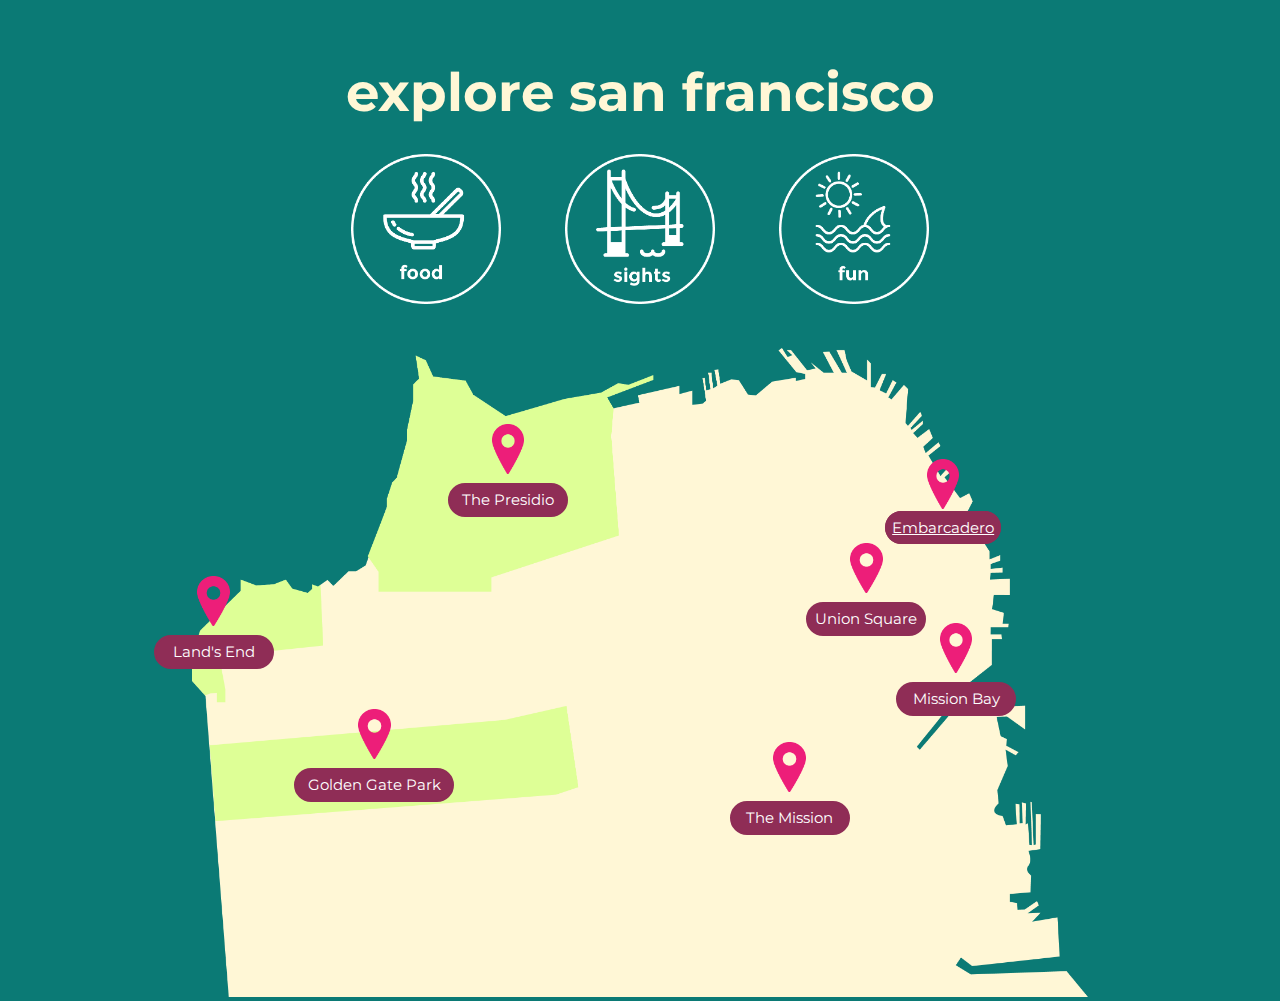
<file: index.html>
<!DOCTYPE html>
<html>
	<head>
		<title>Explore San Francisco</title>
		<link rel="stylesheet" href="assets/css/style.css">
		<link rel="icon" href="assets/img/sf1.png" />
		<script src="https://code.jquery.com/jquery-1.11.3.min.js"></script>
		<script src = "assets/js/script.js"></script>
		<link href="https://fonts.googleapis.com/css?family=Montserrat:400,700" rel="stylesheet">
		<link href="https://fonts.googleapis.com/css?family=Roboto+Condensed" rel="stylesheet">
	</head>
	<body>
		<div id = "body-container">
			<div id = "title">explore san francisco</div>
			<div id = "icon-container">
				<img class="home-icon" src="assets/img/white_food.png" />
				<img class="home-icon" src="assets/img/white_sights.png" />
				<img class="home-icon" src="assets/img/white_fun.png" />
			</div>
			<div id="map-container">
				<img id="map" src="assets/img/sf_map.png" />
				<div id="lands-end">
					<img class="pin-icon" src="assets/img/pin.png"/>
					<div class="pin-label not-done">Land's End</div>
				</div>	
				<div id="the-presidio">
					<img class="pin-icon" src="assets/img/pin.png"/>
					<div class="pin-label not-done">The Presidio</div>
				</div>	
				<div id="golden-gate">
					<img class="pin-icon" src="assets/img/pin.png"/>
					<div class="pin-label not-done">Golden Gate Park</div>
				</div>
				<div id="embarcadero">
					<img class="pin-icon" src="assets/img/pin.png"/>
					<a href="exploreview.html" class="pin-label">Embarcadero</a>
				</div>
				<div id="union-square">
					<img class="pin-icon" src="assets/img/pin.png"/>
					<div class="pin-label not-done">Union Square</div>
				</div>
				<div id="mission-bay">
					<img class="pin-icon" src="assets/img/pin.png"/>
					<div class="pin-label not-done">Mission Bay</div>
				</div>
				<div id="the-mission">
					<img class="pin-icon" src="assets/img/pin.png"/>
					<div class="pin-label not-done">The Mission</div>
				</div>
			</div>
		</div>
	</body>
</html>
</file>
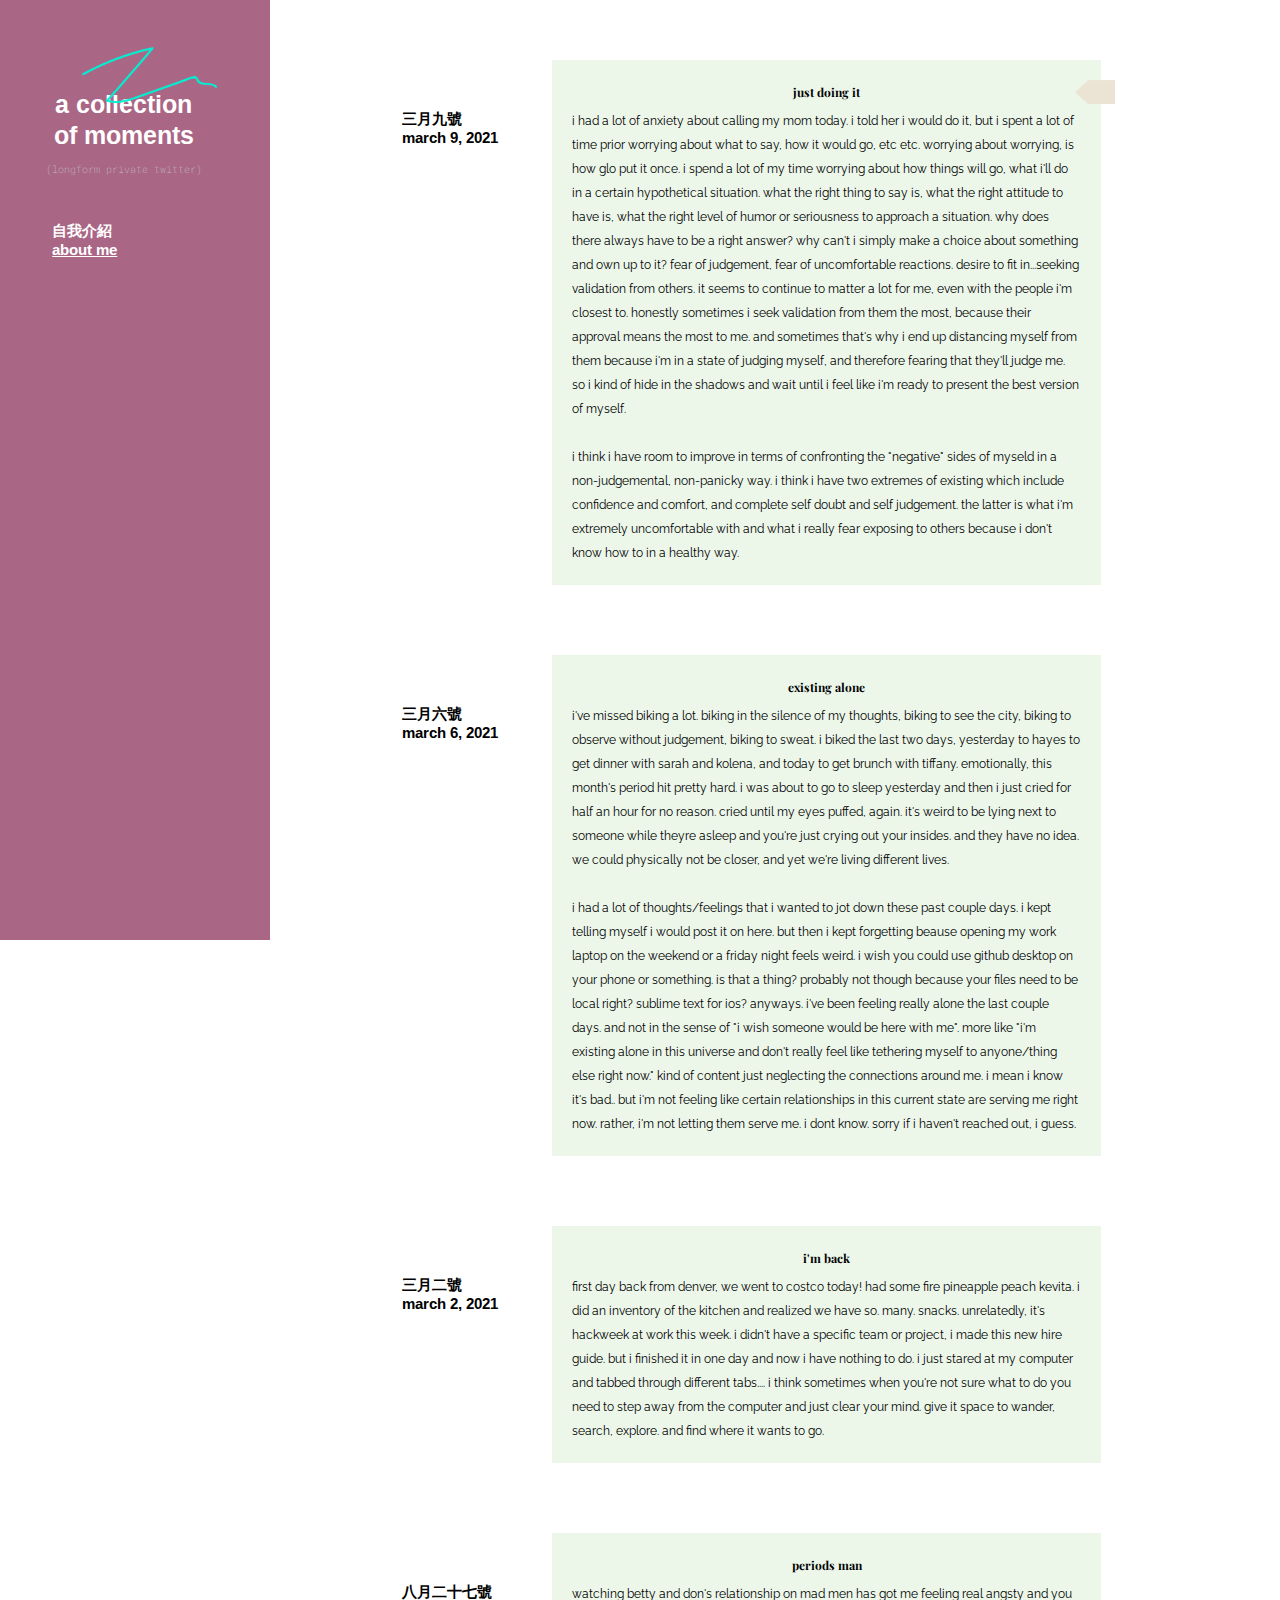
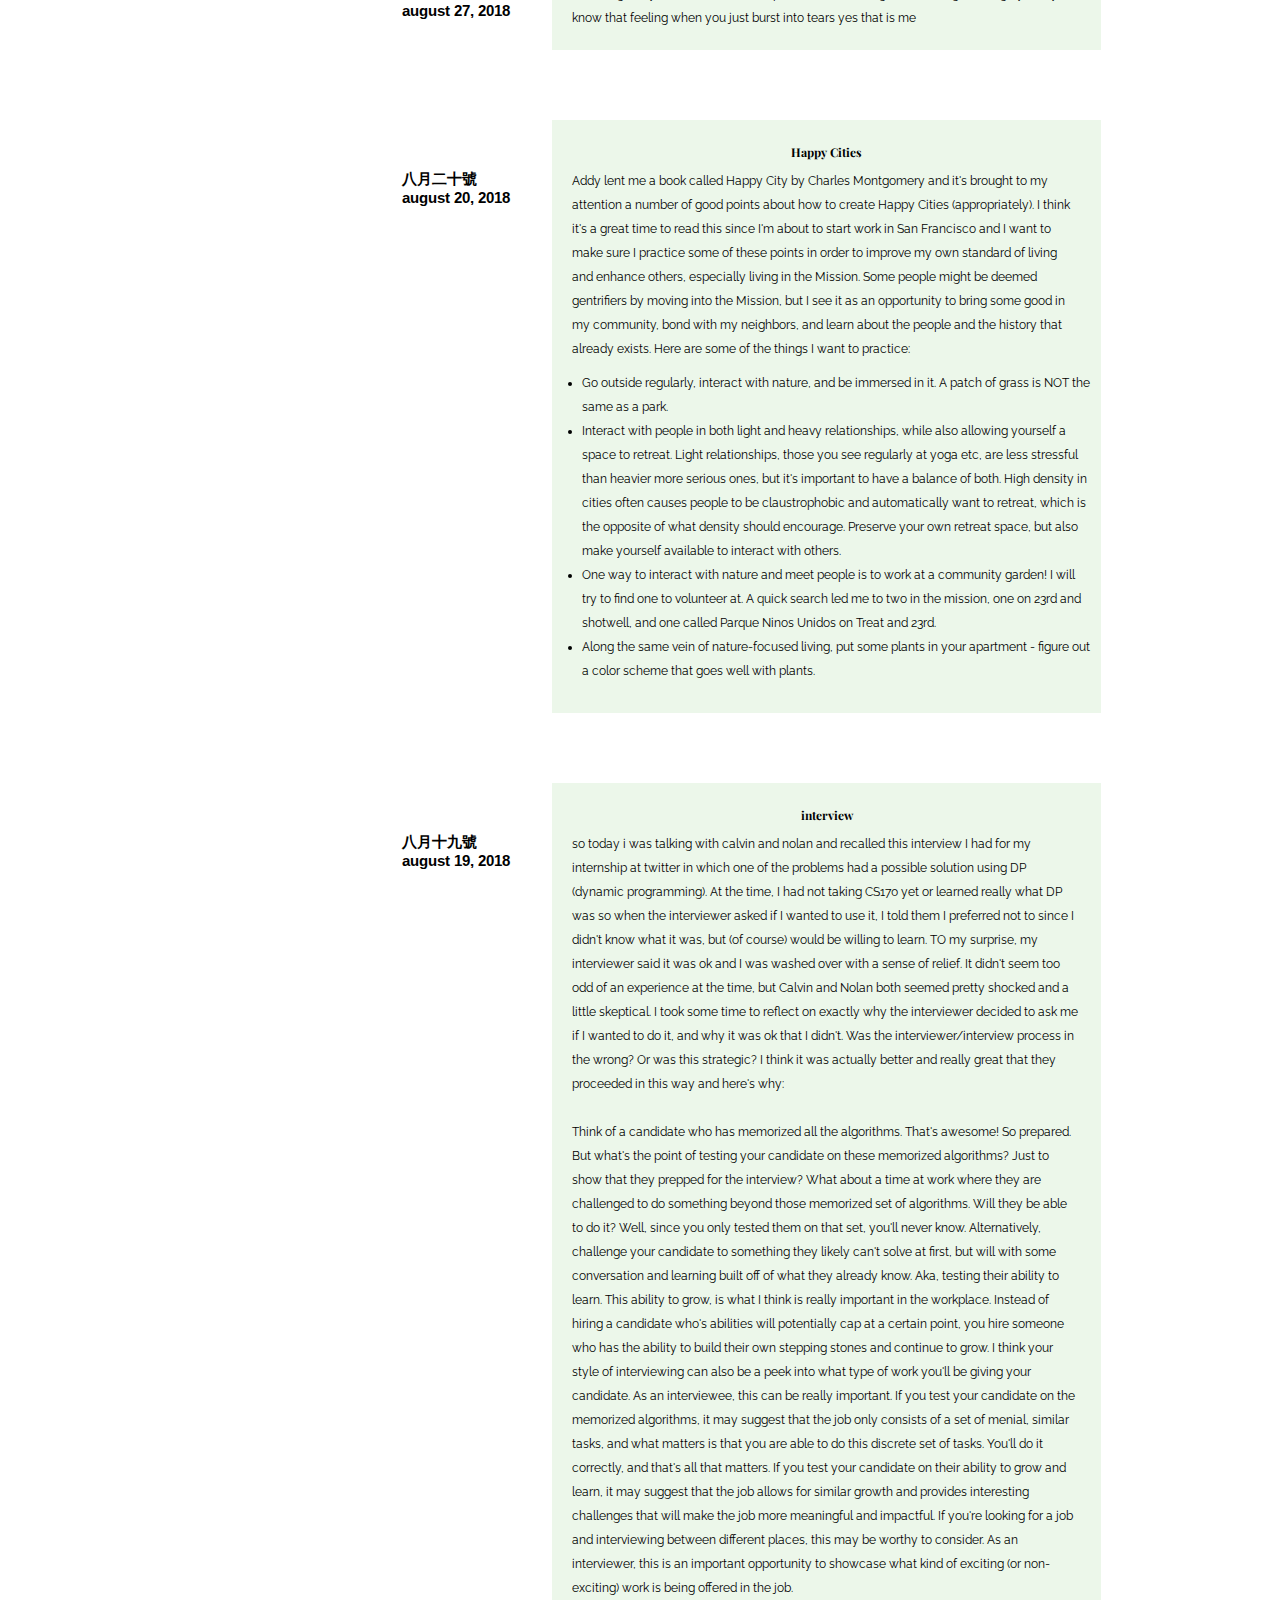
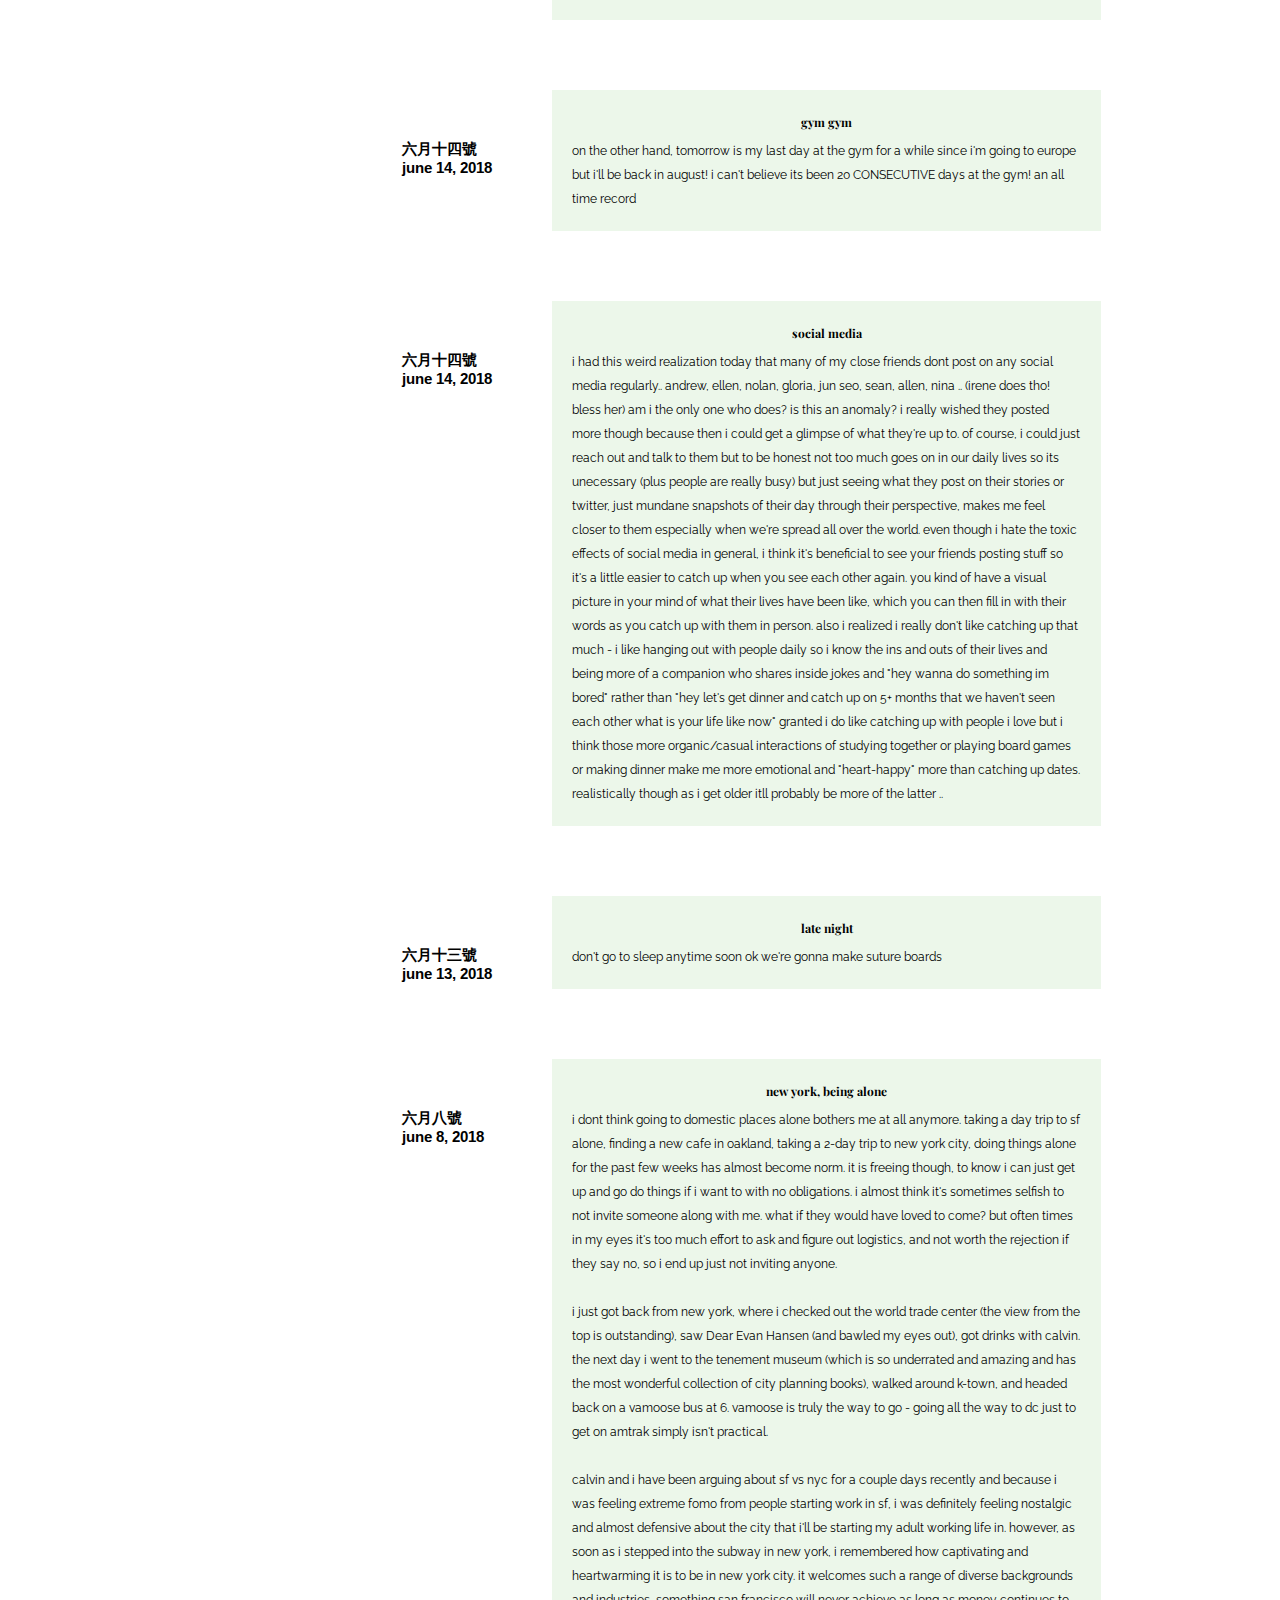
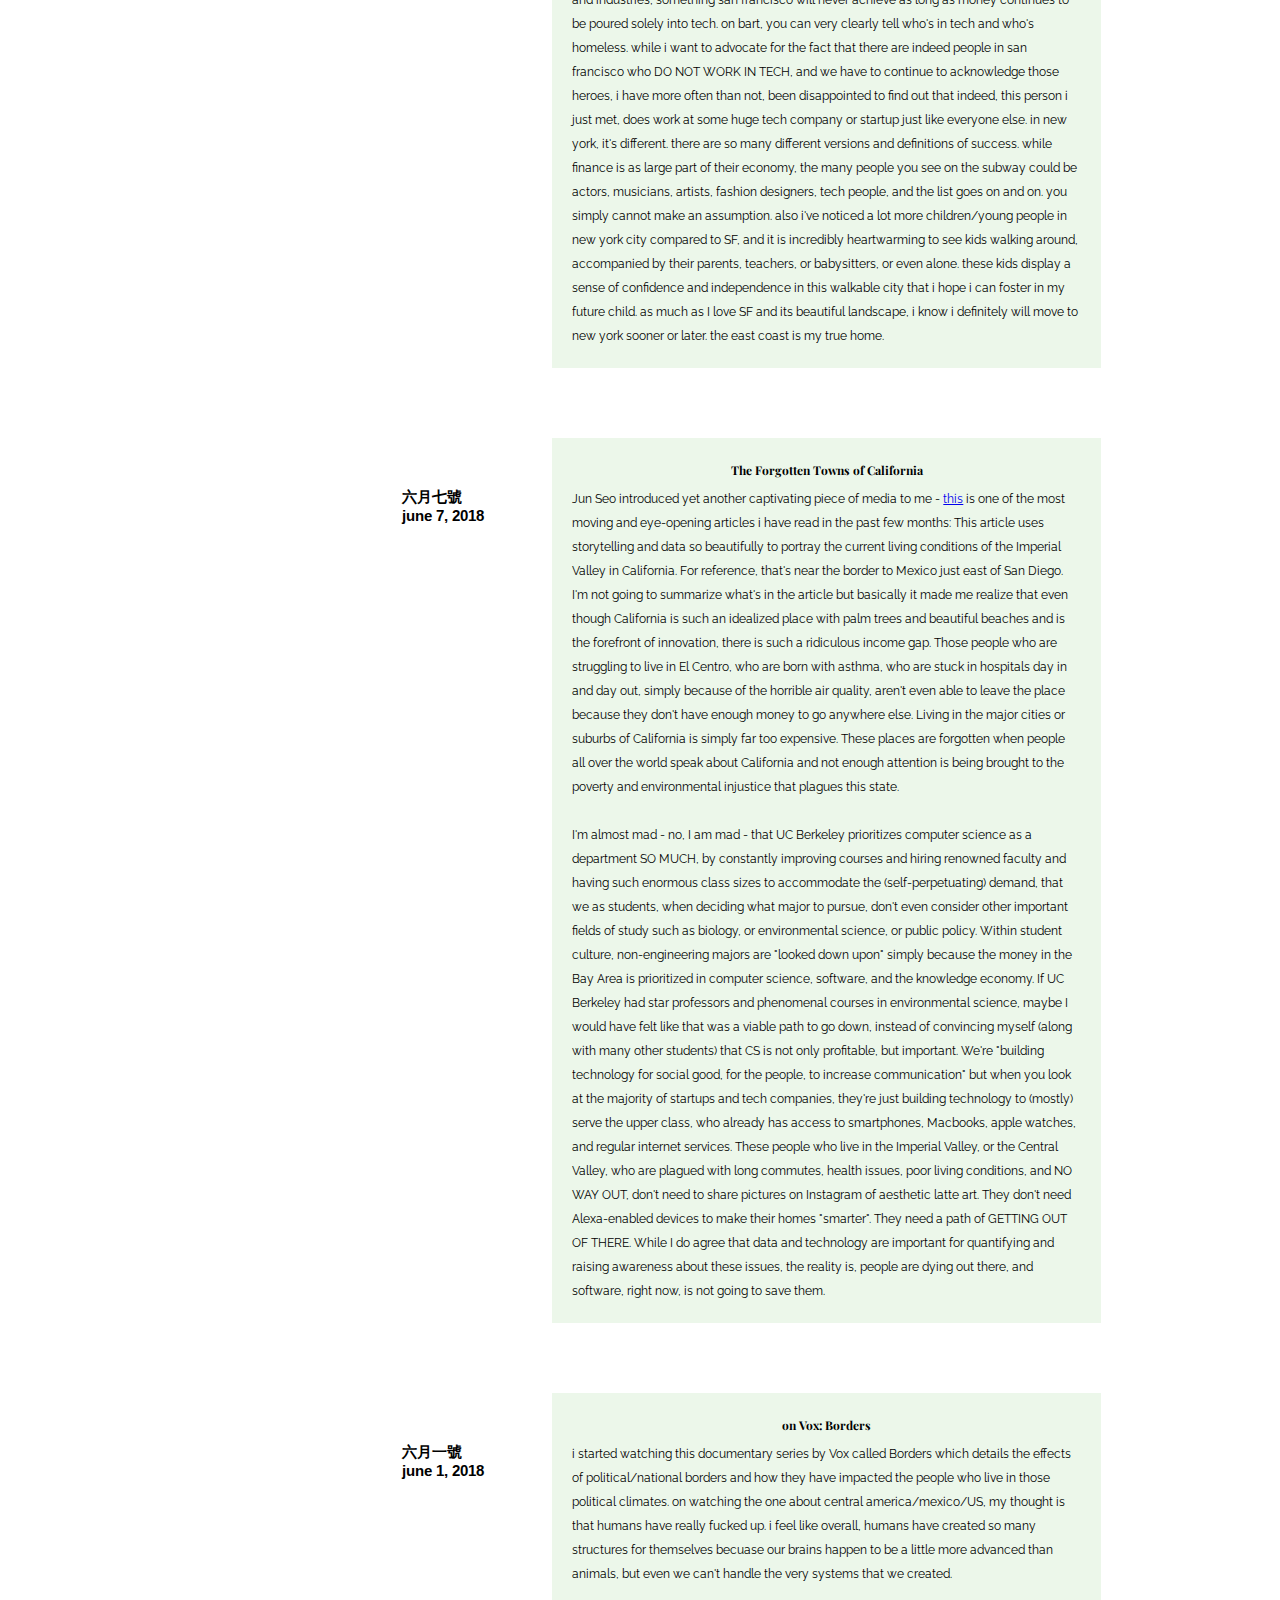
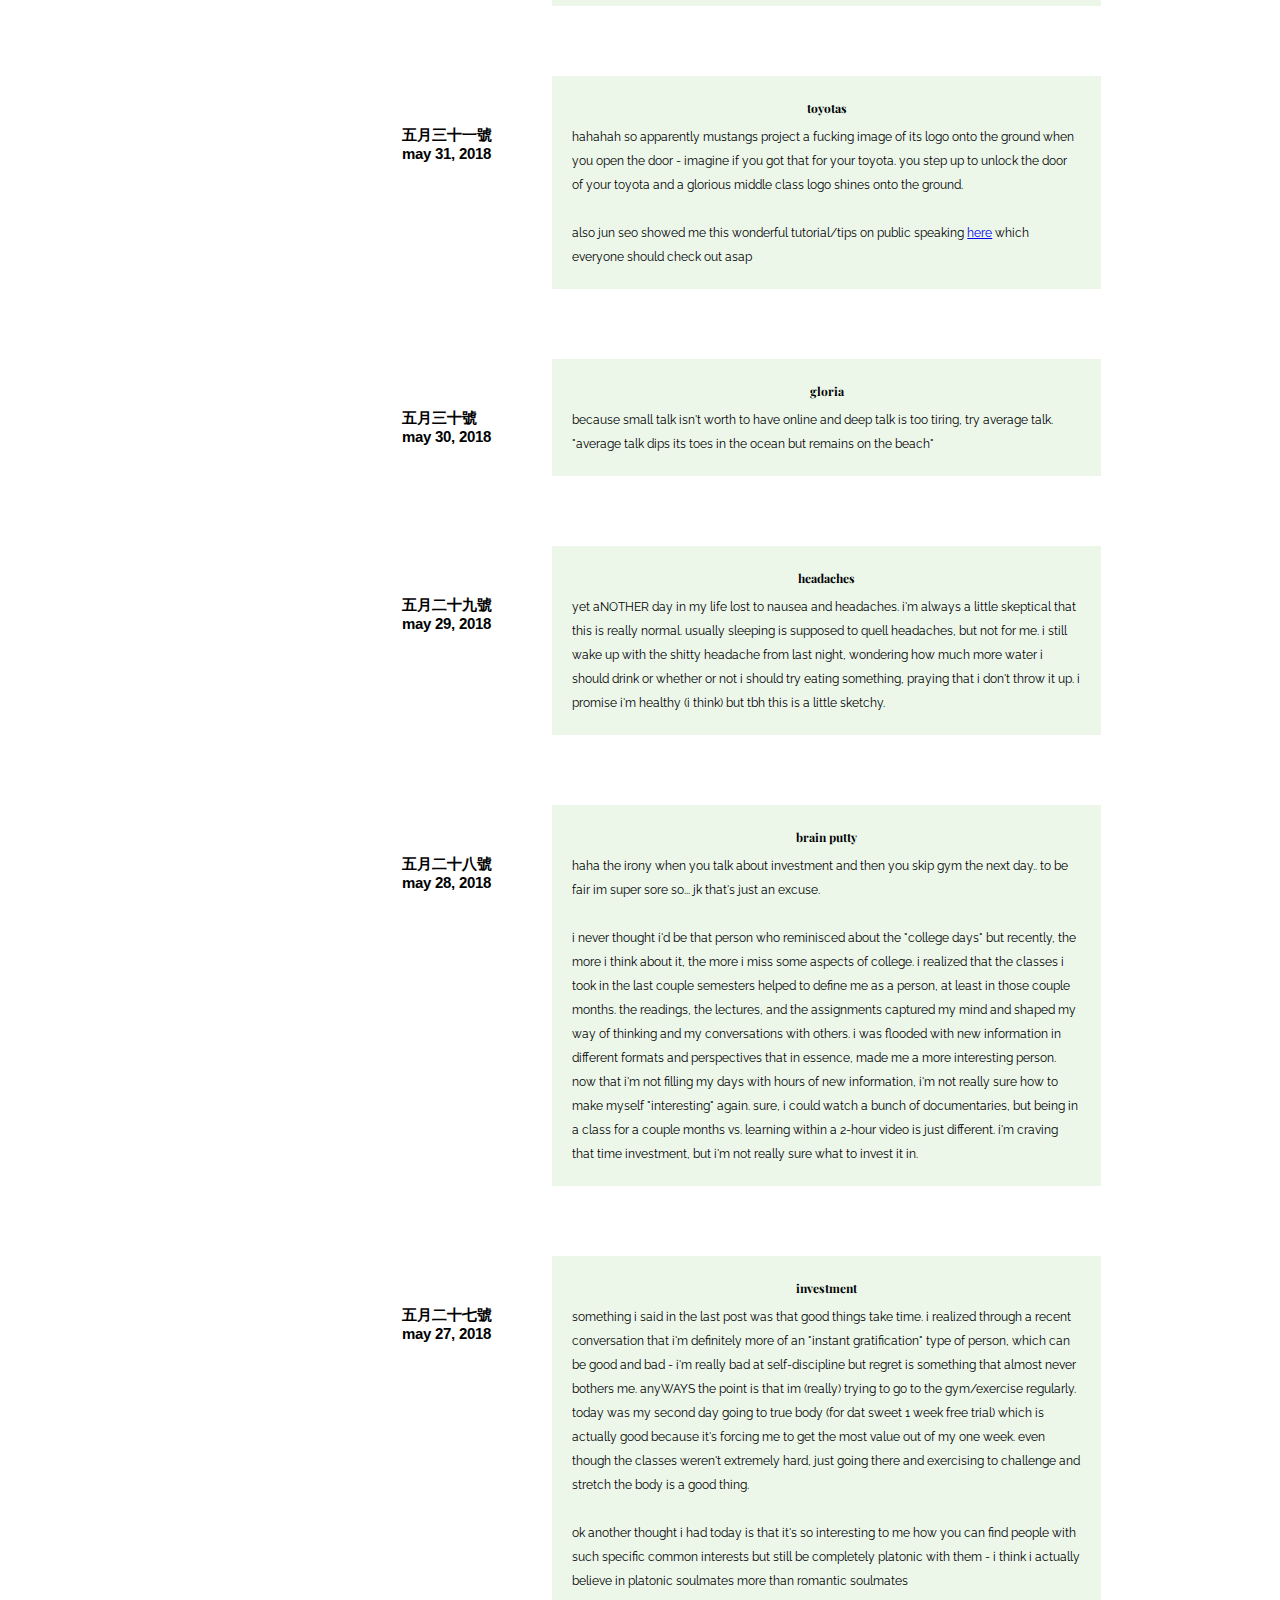
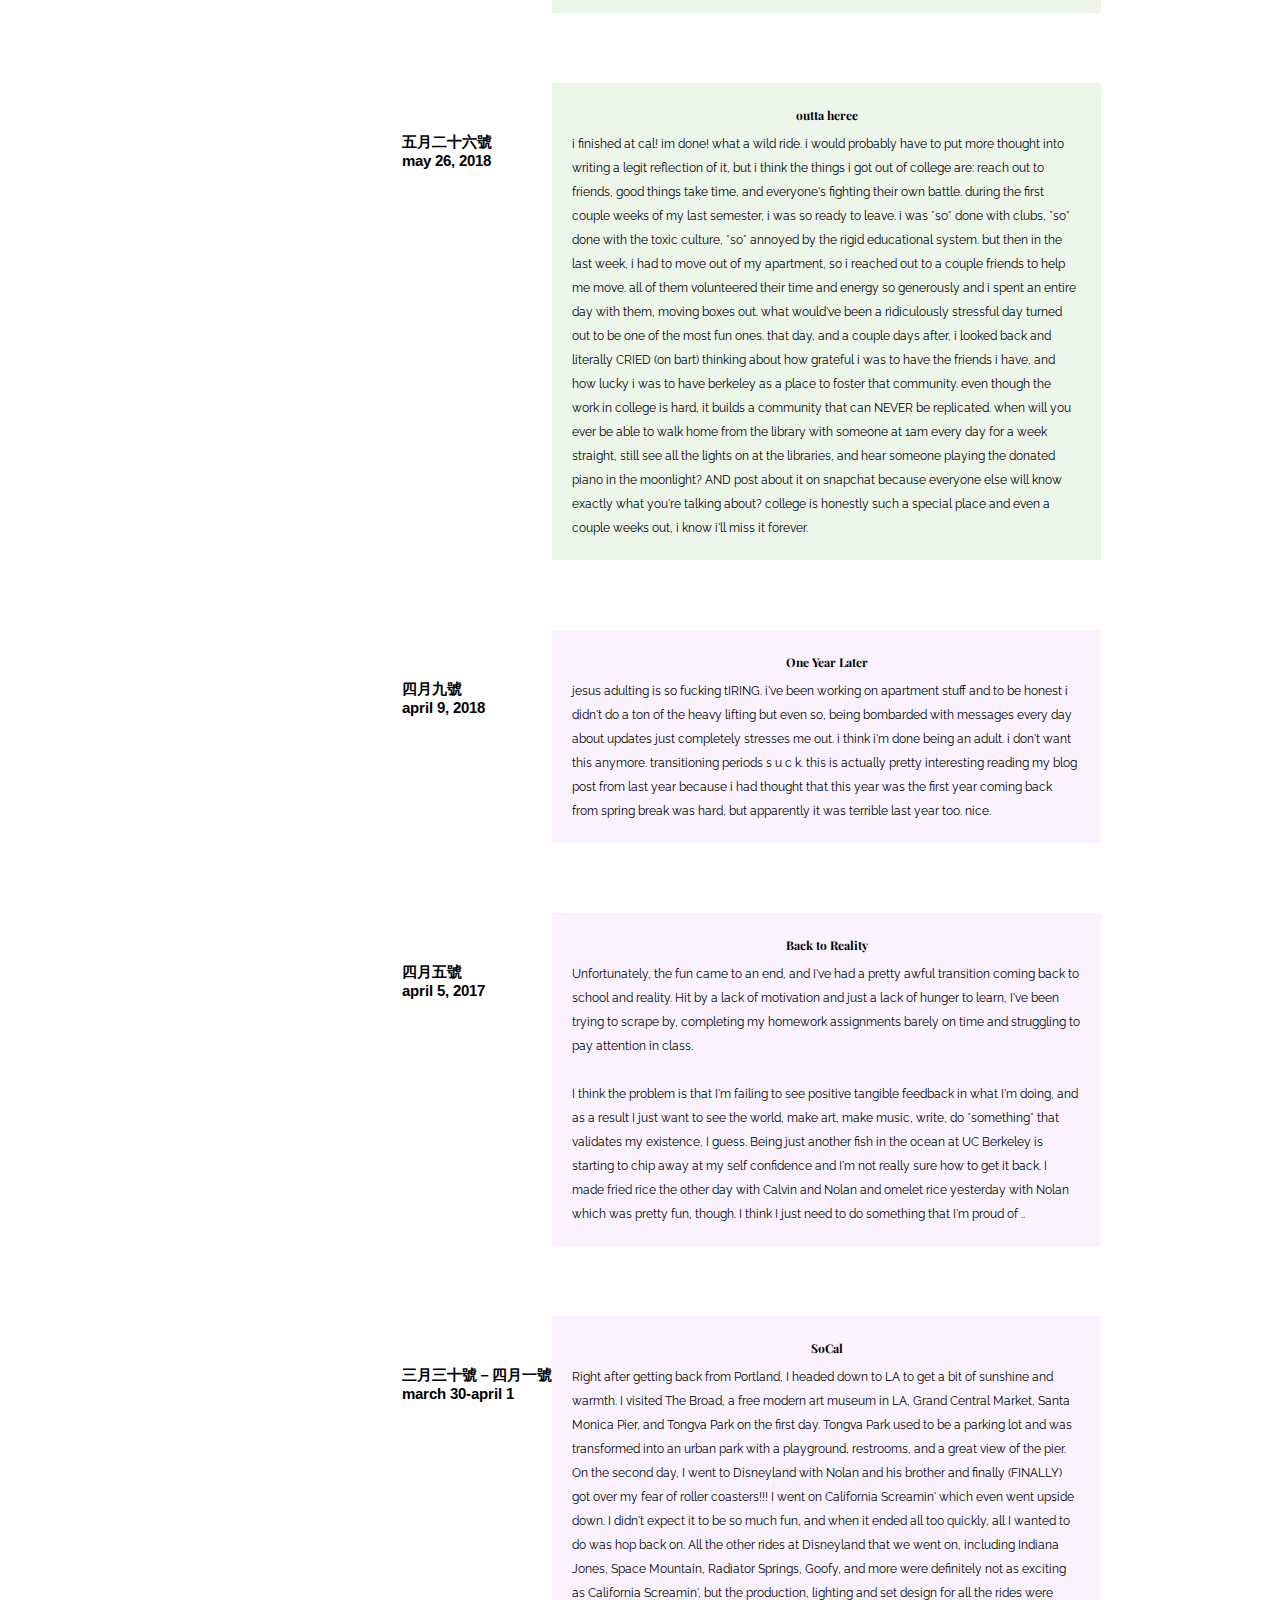
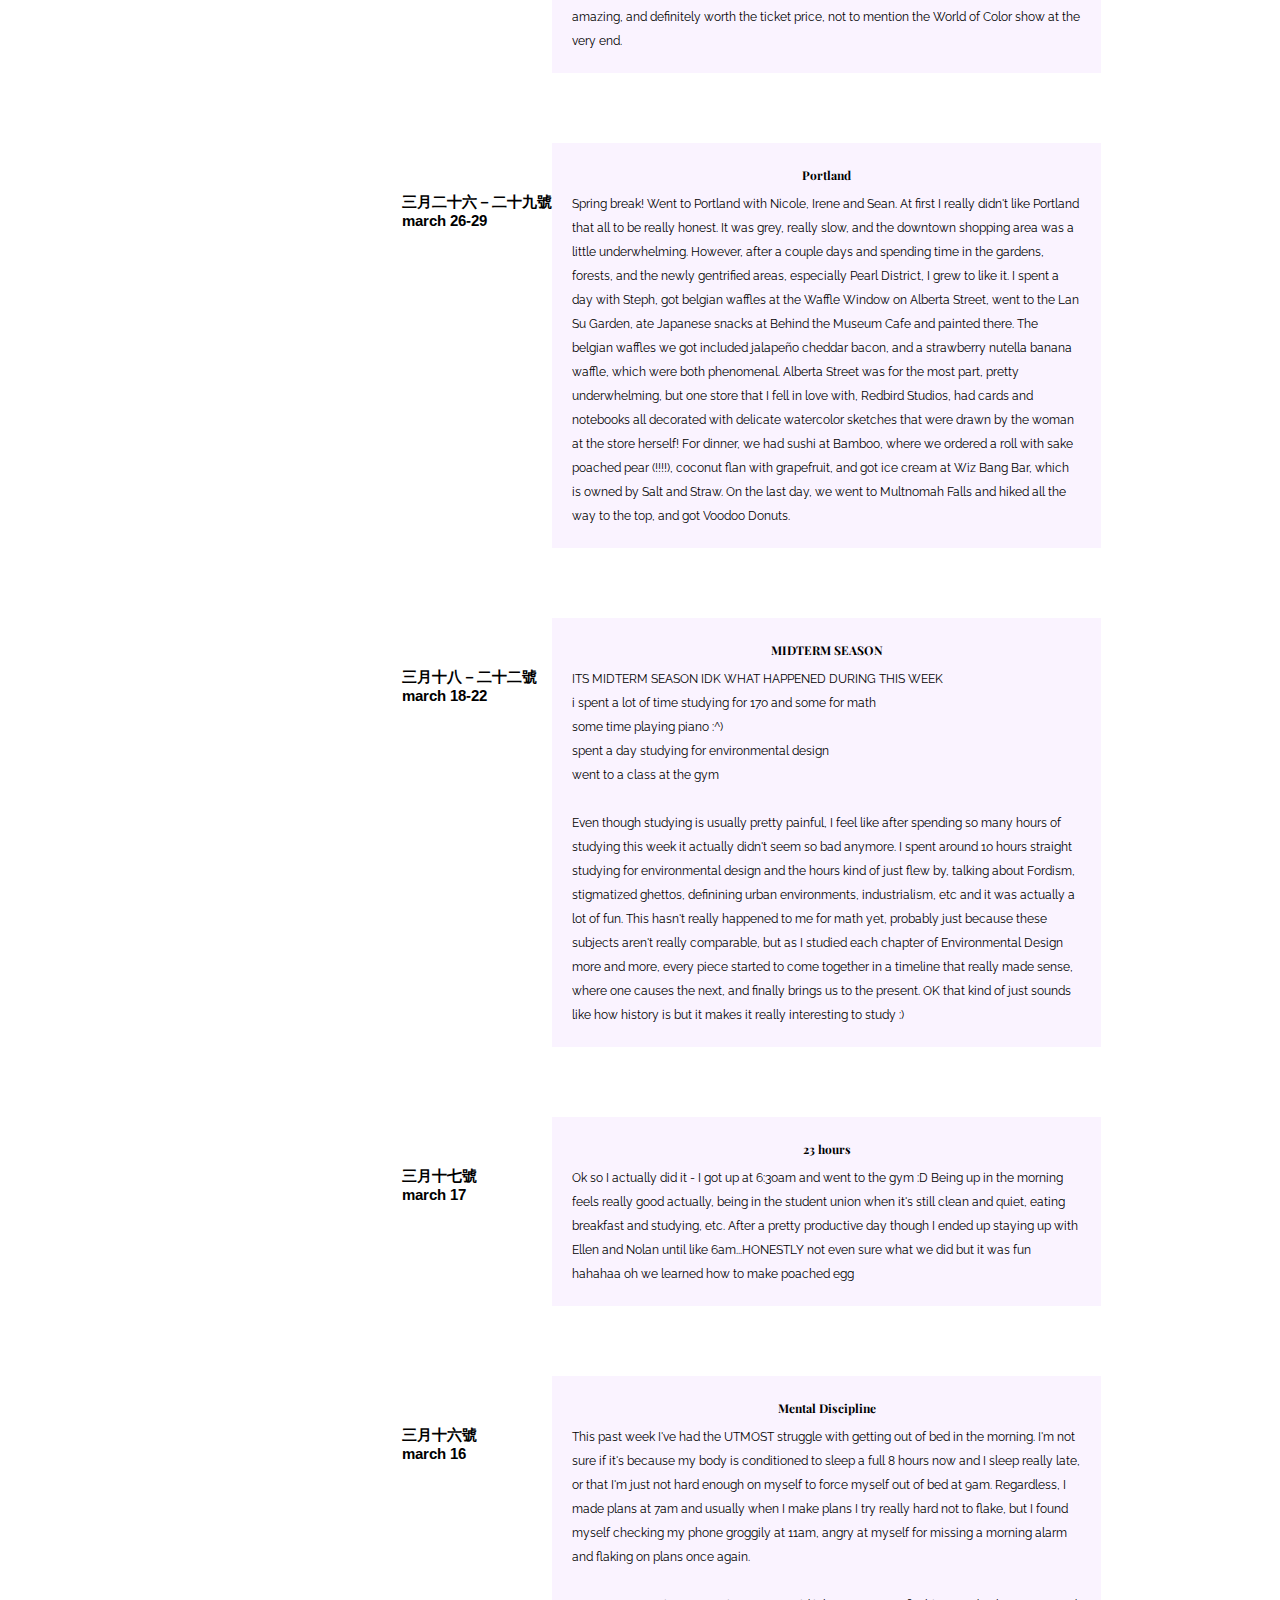
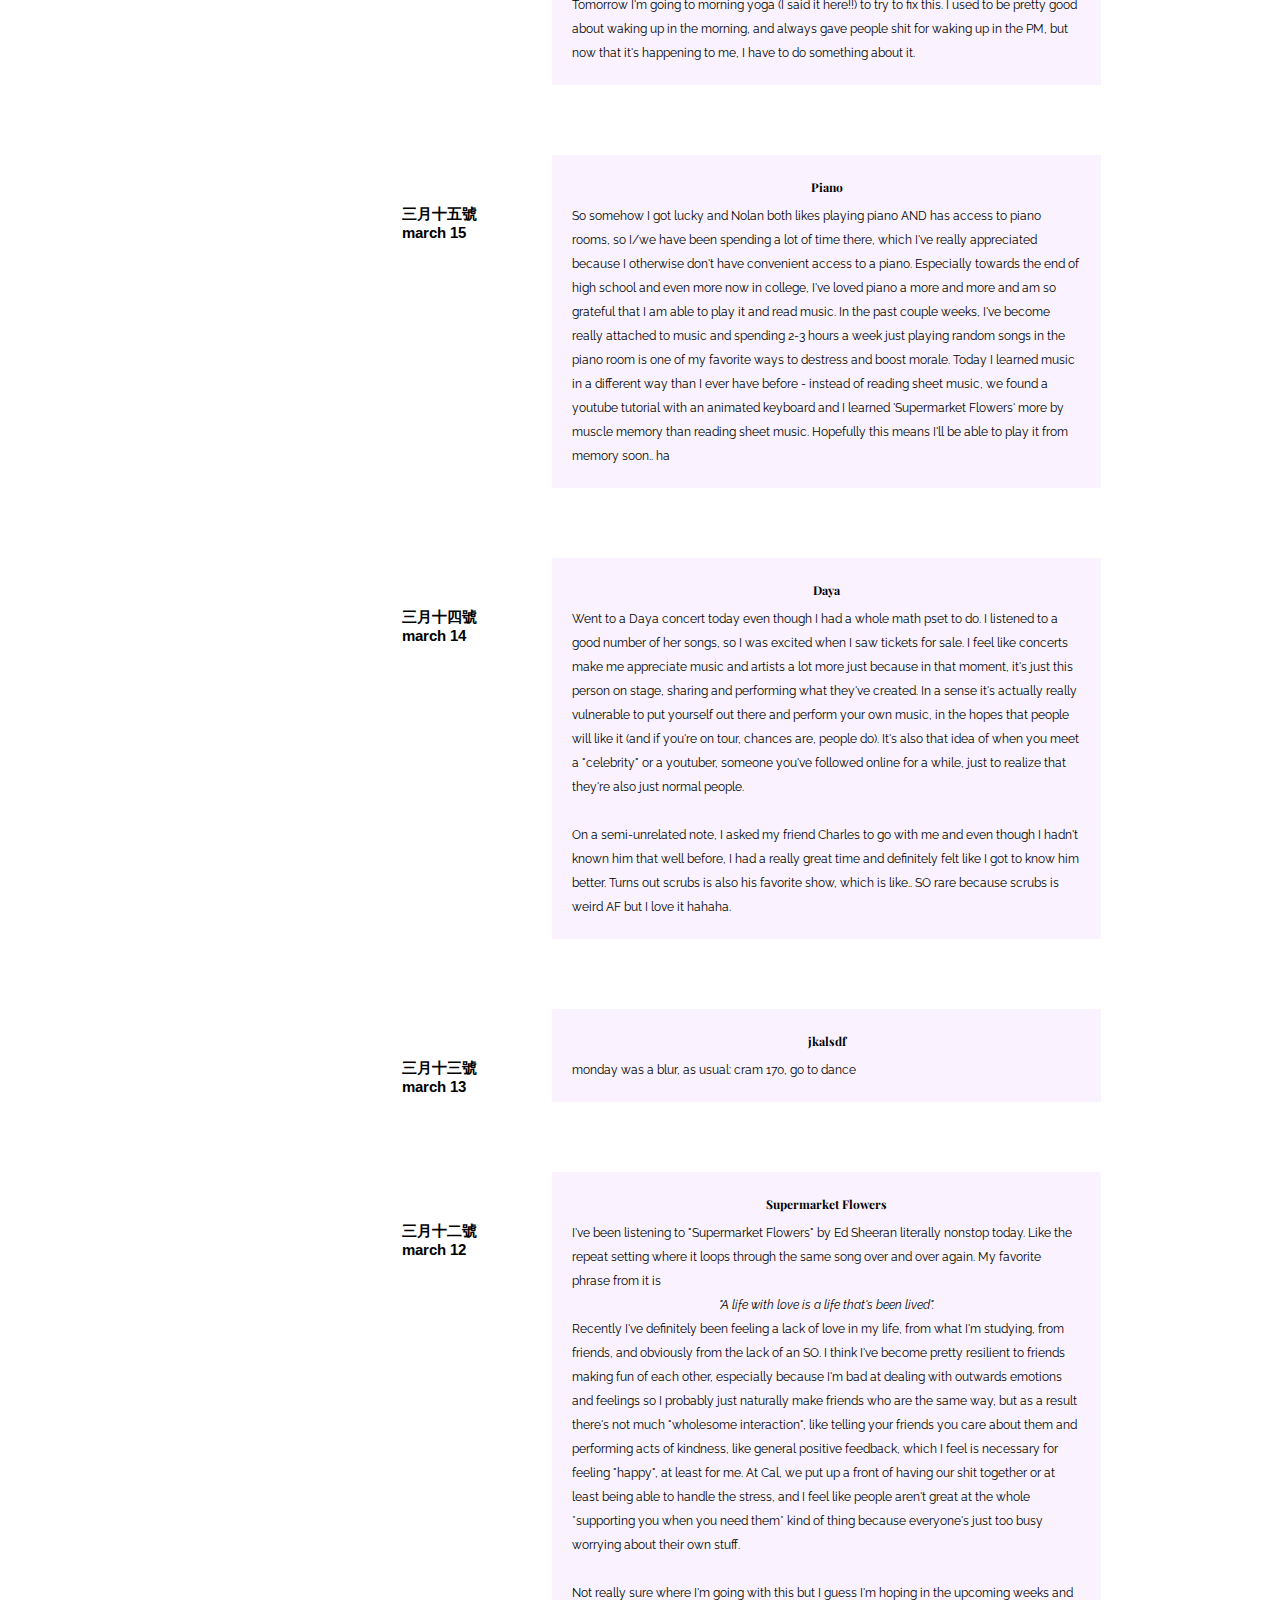
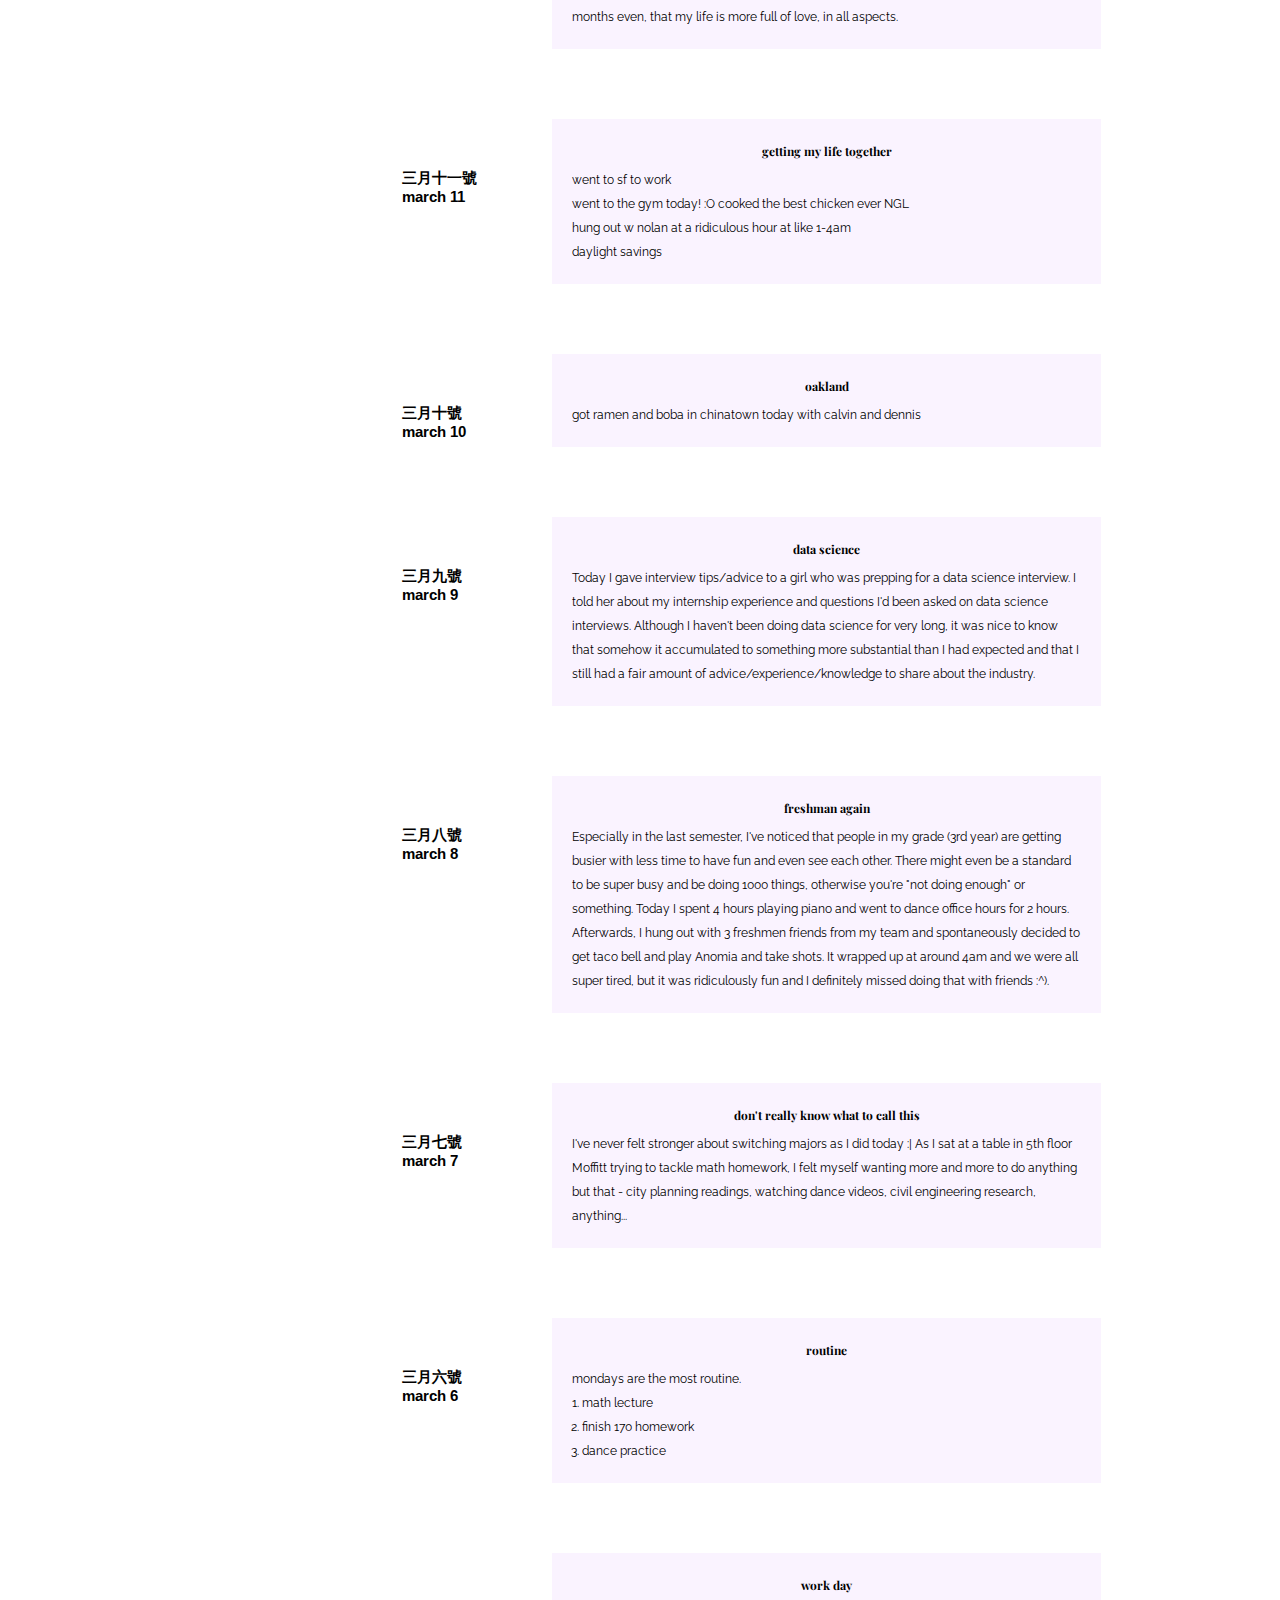
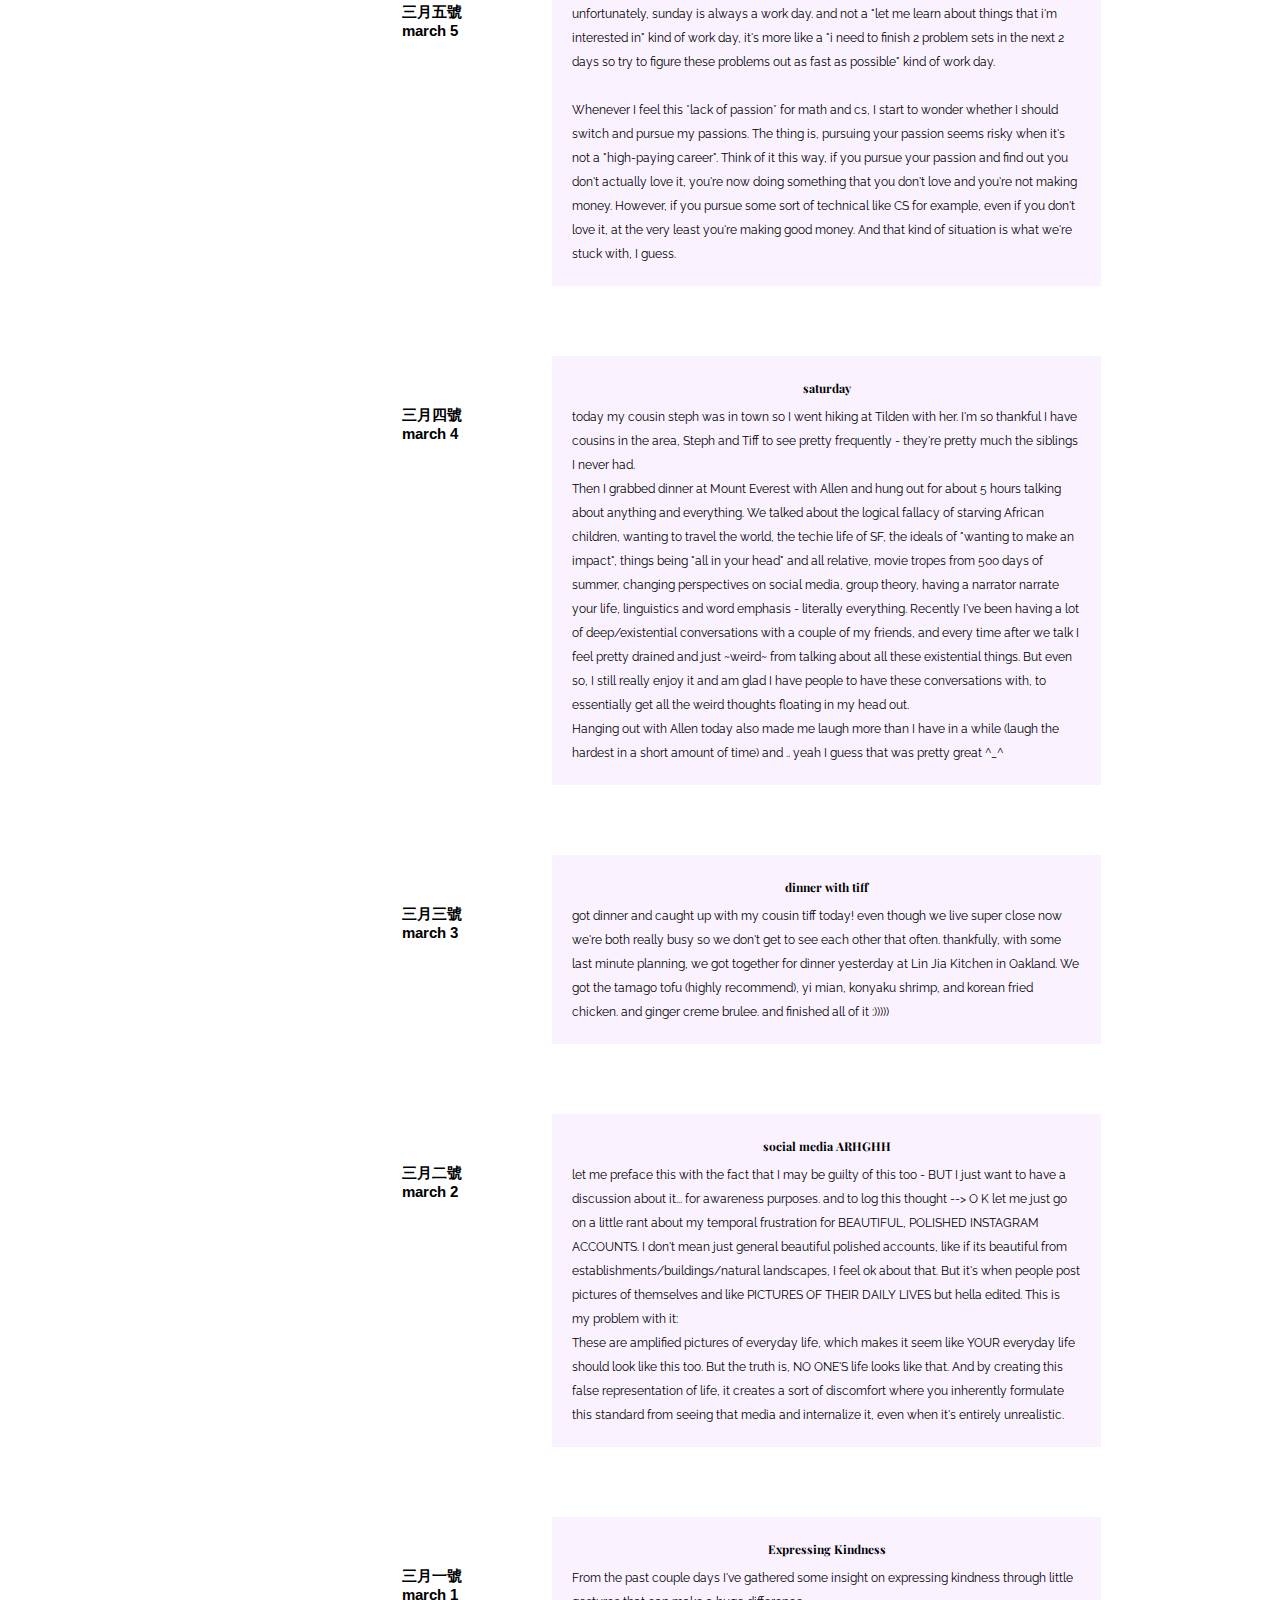
<file: blog/index.html>
<html lang="en">
  <head>
	<meta charset="utf-8">
	<meta http-equiv="X-UA-Compatible" content="IE=edge">
	<meta name="viewport" content="width=device-width, user-scalable=no"/>
  	<link href="assets/css/style.css" type="text/css" rel="StyleSheet">
	<title>collection</title>
	<link href="https://fonts.googleapis.com/css?family=Playfair+Display:400,700|Raleway" rel="stylesheet">
	<link href="https://fonts.googleapis.com/css?family=Francois+One" rel="stylesheet">
	<link href="https://fonts.googleapis.com/css?family=Arimo:400,700" rel="stylesheet">
	<link href="https://fonts.googleapis.com/css?family=Roboto+Mono" rel="stylesheet">
	<link rel="icon" href="assets/img/flower.png">
  </head>	

	<body>
		<div class = 'navbar'>
			<img id = "squiggle" src = "assets/img/squiggle.png">
			<div id = 'title'>a collection of moments</div>
			<div id = 'subtitle'>(longform private twitter)</div>
			<div class = 'about'>
				<div id='c_about'>自我介紹</div>
				<a id='e_about' href = "https://twitter.com/heatherGrey_" target="_blank">about me</a>
			</div>
		</div>
		<div class = 'main'>
			<div class ='element'>			
			<div class ='60'> 
				<div class = 'date'>
					<img id = 'stickynote' src="assets/img/stickynote.png">					
					<div class = 'chinese'>三月九號</div>
					<div class = 'english'>march 9, 2021</div> 
				</div>
				<div class = 'postgrad'> 
					<div class = 'title'>just doing it</div>
					<div class = 'text'> i had a lot of anxiety about calling my mom today. i told her i would do it, but i spent a lot of time prior worrying about what to say, how it would go, etc etc. worrying about worrying, is how glo put it once. i spend a lot of my time worrying about how things will go, what i'll do in a certain hypothetical situation. what the right thing to say is, what the right attitude to have is, what the right level of humor or seriousness to approach a situation. why does there always have to be a right answer? why can't i simply make a choice about something and own up to it? fear of judgement, fear of uncomfortable reactions. desire to fit in...seeking validation from others. it seems to continue to matter a lot for me, even with the people i'm closest to. honestly sometimes i seek validation from them the most, because their approval means the most to me. and sometimes that's why i end up distancing myself from them because i'm in a state of judging myself, and therefore fearing that they'll judge me. so i kind of hide in the shadows and wait until i feel like i'm ready to present the best version of myself. <br></br> i think i have room to improve in terms of confronting the "negative" sides of myseld in a non-judgemental, non-panicky way. i think i have two extremes of existing which include confidence and comfort, and complete self doubt and self judgement. the latter is what i'm extremely uncomfortable with and what i really fear exposing to others because i don't know how to in a healthy way. 
						 </div> 
				</div>
			</div>
			</div>
			<div class ='element'>			
			<div class ='59'> 
				<div class = 'date'>
					<div class = 'chinese'>三月六號</div>
					<div class = 'english'>march 6, 2021</div> 
				</div>
				<div class = 'postgrad'> 
					<div class = 'title'>existing alone</div>
					<div class = 'text'> i've missed biking a lot. biking in the silence of my thoughts, biking to see the city, biking to observe without judgement, biking to sweat. i biked the last two days, yesterday to hayes to get dinner with sarah and kolena, and today to get brunch with tiffany. emotionally, this month's period hit pretty hard. i was about to go to sleep yesterday and then i just cried for half an hour for no reason. cried until my eyes puffed, again. it's weird to be lying next to someone while theyre asleep and you're just crying out your insides. and they have no idea. we could physically not be closer, and yet we're living different lives. <br></br> i had a lot of thoughts/feelings that i wanted to jot down these past couple days. i kept telling myself i would post it on here. but then i kept forgetting beause opening my work laptop on the weekend or a friday night feels weird. i wish you could use github desktop on your phone or something. is that a thing? probably not though because your files need to be local right? sublime text for ios? anyways. i've been feeling really alone the last couple days. and not in the sense of "i wish someone would be here with me". more like "i'm existing alone in this universe and don't really feel like tethering myself to anyone/thing else right now." kind of content just neglecting the connections around me. i mean i know it's bad.. but i'm not feeling like certain relationships in this current state are serving me right now. rather, i'm not letting them serve me. i dont know. sorry if i haven't reached out, i guess.
						 </div>
				</div>
			</div>
			</div>
			<div class ='element'>			
			<div class ='58'> 
				<div class = 'date'>
					<div class = 'chinese'>三月二號</div>
					<div class = 'english'>march 2, 2021</div> 
				</div>
				<div class = 'postgrad'> 
					<div class = 'title'>i'm back</div>
					<div class = 'text'> first day back from denver, we went to costco today! had some fire pineapple peach kevita. i did an inventory of the kitchen and realized we have so. many. snacks. unrelatedly, it's hackweek at work this week. i didn't have a specific team or project, i made this new hire guide. but i finished it in one day and now i have nothing to do. i just stared at my computer and tabbed through different tabs.... i think sometimes when you're not sure what to do you need to step away from the computer and just clear your mind. give it space to wander, search, explore. and find where it wants to go. 
						 </div>
				</div>
			</div>
			</div>
			<div class ='element'>
			<div id = '57'> 
				<div class = 'date'>
					<div class = 'chinese'>八月二十七號</div>
					<div class = 'english'>august 27, 2018</div> 
				</div>
				<div class = 'postgrad'> 
					<div class = 'title'>periods man</div>
					<div class = 'text'> watching betty and don's relationship on mad men has got me feeling real angsty and you know that feeling when you just burst into tears yes that is me 
						 </div>
				</div>
			</div>
			</div>
			<div class ='element'>
			<div id = '56'> 
				<div class = 'date'>
					<div class = 'chinese'>八月二十號</div>
					<div class = 'english'>august 20, 2018</div> 
				</div>
				<div class = 'postgrad'> 
					<div class = 'title'>Happy Cities</div>
					<div class = 'text'> Addy lent me a book called Happy City by Charles Montgomery and it's brought to my attention a number of good points about how to create Happy Cities (appropriately). I think it's a great time to read this since I'm about to start work in San Francisco and I want to make sure I practice some of these points in order to improve my own standard of living and enhance others, especially living in the Mission. Some people might be deemed gentrifiers by moving into the Mission, but I see it as an opportunity to bring some good in my community, bond with my neighbors, and learn about the people and the history that already exists. Here are some of the things I want to practice:
						<ul style="list-style-type:disc" class = "list">
							<li>Go outside regularly, interact with nature, and be immersed in it. A patch of grass is NOT the same as a park. </li>
							<li>Interact with people in both light and heavy relationships, while also allowing yourself a space to retreat. Light relationships, those you see regularly at yoga etc, are less stressful than heavier more serious ones, but it's important to have a balance of both. High density in cities often causes people to be claustrophobic and automatically want to retreat, which is the opposite of what density should encourage. Preserve your own retreat space, but also make yourself available to interact with others. </li>
							<li>One way to interact with nature and meet people is to work at a community garden! I will try to find one to volunteer at. A quick search led me to two in the mission, one on 23rd and shotwell, and one called Parque Ninos Unidos on Treat and 23rd.</li>
							<li>Along the same vein of nature-focused living, put some plants in your apartment - figure out a color scheme that goes well with plants. </li>

						</ul>
					</div>
				</div>
			</div>
			</div>
			<div class ='element'>
			<div id = '55'> 
				<div class = 'date'> 
					<div class = 'chinese'>八月十九號</div>
					<div class = 'english'>august 19, 2018</div> 
				</div>
				<div class = 'postgrad'> 
					<div class = 'title'>interview</div>
					<div class = 'text'>
						so today i was talking with calvin and nolan and recalled this interview I had for my internship at twitter in which one of the problems had a possible solution using DP (dynamic programming). At the time, I had not taking CS170 yet or learned really what DP was so when the interviewer asked if I wanted to use it, I told them I preferred not to since I didn't know what it was, but (of course) would be willing to learn. TO my surprise, my interviewer said it was ok and I was washed over with a sense of relief. It didn't seem too odd of an experience at the time, but Calvin and Nolan both seemed pretty shocked and a little skeptical. I took some time to reflect on exactly why the interviewer decided to ask me if I wanted to do it, and why it was ok that I didn't. Was the interviewer/interview process in the wrong? Or was this strategic? I think it was actually better and really great that they proceeded in this way and here's why: <br></br> Think of a candidate who has memorized all the algorithms. That's awesome! So prepared. But what's the point of testing your candidate on these memorized algorithms? Just to show that they prepped for the interview? What about a time at work where they are challenged to do something beyond those memorized set of algorithms. Will they be able to do it? Well, since you only tested them on that set, you'll never know. Alternatively, challenge your candidate to something they likely can't solve at first, but will with some conversation and learning built off of what they already know. Aka, testing their ability to learn. This ability to grow, is what I think is really important in the workplace. Instead of hiring a candidate who's abilities will potentially cap at a certain point, you hire someone who has the ability to build their own stepping stones and continue to grow. I think your style of interviewing can also be a peek into what type of work you'll be giving your candidate. As an interviewee, this can be really important. If you test your candidate on the memorized algorithms, it may suggest that the job only consists of a set of menial, similar tasks, and what matters is that you are able to do this discrete set of tasks. You'll do it correctly, and that's all that matters. If you test your candidate on their ability to grow and learn, it may suggest that the job allows for similar growth and provides interesting challenges that will make the job more meaningful and impactful. If you're looking for a job and interviewing between different places, this may be worthy to consider. As an interviewer, this is an important opportunity to showcase what kind of exciting (or non-exciting) work is being offered in the job.  </div>
				</div>
			</div>
			</div>
			<div class ='element'>
			<div id = '54'> 
				<div class = 'date'>
					<div class = 'chinese'>六月十四號</div>
					<div class = 'english'>june 14, 2018</div> 
				</div>
				<div class = 'postgrad'> 
					<div class = 'title'>gym gym</div>
					<div class = 'text'> on the other hand, tomorrow is my last day at the gym for a while since i'm going to europe but i'll be back in august! i can't believe its been 20 CONSECUTIVE days at the gym! an all time record
						 </div>
				</div>
			</div>
			</div>
			<div class ='element'>
			<div id = '53'> 
				<div class = 'date'> 
					<div class = 'chinese'>六月十四號</div>
					<div class = 'english'>june 14, 2018</div> 
				</div>
				<div class = 'postgrad'> 
					<div class = 'title'>social media</div>
					<div class = 'text'>
						i had this weird realization today that many of my close friends dont post on any social media regularly.. andrew, ellen, nolan, gloria, jun seo, sean, allen, nina .. (irene does tho! bless her) am i the only one who does? is this an anomaly? i really wished they posted more though because then i could get a glimpse of what they're up to. of course, i could just reach out and talk to them but to be honest not too much goes on in our daily lives so its unecessary (plus people are really busy) but just seeing what they post on their stories or twitter, just mundane snapshots of their day through their perspective, makes me feel closer to them especially when we're spread all over the world. even though i hate the toxic effects of social media in general, i think it's beneficial to see your friends posting stuff so it's a little easier to catch up when you see each other again. you kind of have a visual picture in your mind of what their lives have been like, which you can then fill in with their words as you catch up with them in person. also i realized i really don't like catching up that much - i like hanging out with people daily so i know the ins and outs of their lives and being more of a companion who shares inside jokes and "hey wanna do something im bored" rather than "hey let's get dinner and catch up on 5+ months that we haven't seen each other what is your life like now" granted i do like catching up with people i love but i think those more organic/casual interactions of studying together or playing board games or making dinner make me more emotional and "heart-happy" more than catching up dates. realistically though as i get older itll probably be more of the latter ..  </div>
				</div>
			</div>
			</div>
			<div class ='element'>
			<div id = '52'> 
				<div class = 'date'> 
					<div class = 'chinese'>六月十三號</div>
					<div class = 'english'>june 13, 2018</div> 
				</div>
				<div class = 'postgrad'> 
					<div class = 'title'>late night</div>
					<div class = 'text'>
						don't go to sleep anytime soon ok we're gonna make suture boards </div>
				</div>
			</div>
			</div>
			<div class ='element'>
			<div id = '51'> 
				<div class = 'date'> 
					<div class = 'chinese'>六月八號</div>
					<div class = 'english'>june 8, 2018</div> 
				</div>
				<div class = 'postgrad'> 
					<div class = 'title'>new york, being alone</div>
					<div class = 'text'>
						i dont think going to domestic places alone bothers me at all anymore. taking a day trip to sf alone, finding a new cafe in oakland, taking a 2-day trip to new york city, doing things alone for the past few weeks has almost become norm. it is freeing though, to know i can just get up and go do things if i want to with no obligations. i almost think it's sometimes selfish to not invite someone along with me. what if they would have loved to come? but often times in my eyes it's too much effort to ask and figure out logistics, and not worth the rejection if they say no, so i end up just not inviting anyone. <br></br> i just got back from new york, where i checked out the world trade center (the view from the top is outstanding), saw Dear Evan Hansen (and bawled my eyes out), got drinks with calvin. the next day i went to the tenement museum (which is so underrated and amazing and has the most wonderful collection of city planning books), walked around k-town, and headed back on a vamoose bus at 6. vamoose is truly the way to go - going all the way to dc just to get on amtrak simply isn't practical.<br></br> calvin and i have been arguing about sf vs nyc for a couple days recently and because i was feeling extreme fomo from people starting work in sf, i was definitely feeling nostalgic and almost defensive about the city that i'll be starting my adult working life in. however, as soon as i stepped into the subway in new york, i remembered how captivating and heartwarming it is to be in new york city. it welcomes such a range of diverse backgrounds and industries, something san francisco will never achieve as long as money continues to be poured solely into tech. on bart, you can very clearly tell who's in tech and who's homeless. while i want to advocate for the fact that there are indeed people in san francisco who DO NOT WORK IN TECH, and we have to continue to acknowledge those heroes, i have more often than not, been disappointed to find out that indeed, this person i just met, does work at some huge tech company or startup just like everyone else. in new york, it's different. there are so many different versions and definitions of success. while finance is as large part of their economy, the many people you see on the subway could be actors, musicians, artists, fashion designers, tech people, and the list goes on and on. you simply cannot make an assumption. also i've noticed a lot more children/young people in new york city compared to SF, and it is incredibly heartwarming to see kids walking around, accompanied by their parents, teachers, or babysitters, or even alone. these kids display a sense of confidence and independence in this walkable city that i hope i can foster in my future child. as much as I love SF and its beautiful landscape, i know i definitely will move to new york sooner or later. the east coast is my true home. </div>
				</div>
			</div>
			</div>
			<div class ='element'>
			<div id = '50'> 
				<div class = 'date'> 
					<div class = 'chinese'>六月七號</div>
					<div class = 'english'>june 7, 2018</div> 
				</div>
				<div class = 'postgrad'> 
					<div class = 'title'>The Forgotten Towns of California</div>
					<div class = 'text'>
						Jun Seo introduced yet another captivating piece of media to me - <a href="https://www.theverge.com/2018/6/6/17433294/salton-sea-crisis-drying-up-asthma-toxic-dust-pictures" >this</a> is one of the most moving and eye-opening articles i have read in the past few months:  This article uses storytelling and data so beautifully to portray the current living conditions of the Imperial Valley in California. For reference, that's near the border to Mexico just east of San Diego. I'm not going to summarize what's in the article but basically it made me realize that even though California is such an idealized place with palm trees and beautiful beaches and is the forefront of innovation, there is such a ridiculous income gap. Those people who are struggling to live in El Centro, who are born with asthma, who are stuck in hospitals day in and day out, simply because of the horrible air quality, aren't even able to leave the place because they don't have enough money to go anywhere else. Living in the major cities or suburbs of California is simply far too expensive. These places are forgotten when people all over the world speak about California and not enough attention is being brought to the poverty and environmental injustice that plagues this state. <br></br> I'm almost mad - no, I am mad - that UC Berkeley prioritizes computer science as a department SO MUCH, by constantly improving courses and hiring renowned faculty and having such enormous class sizes to accommodate the (self-perpetuating) demand, that we as students, when deciding what major to pursue, don't even consider other important fields of study such as biology, or environmental science, or public policy. Within student culture, non-engineering majors are "looked down upon" simply because the money in the Bay Area is prioritized in computer science, software, and the knowledge economy. If UC Berkeley had star professors and phenomenal courses in environmental science, maybe I would have felt like that was a viable path to go down, instead of convincing myself (along with many other students) that CS is not only profitable, but important. We're "building technology for social good, for the people, to increase communication" but when you look at the majority of startups and tech companies, they're just building technology to (mostly) serve the upper class, who already has access to smartphones, Macbooks, apple watches, and regular internet services. These people who live in the Imperial Valley, or the Central Valley, who are plagued with long commutes, health issues, poor living conditions, and NO WAY OUT, don't need to share pictures on Instagram of aesthetic latte art. They don't need Alexa-enabled devices to make their homes "smarter". They need a path of GETTING OUT OF THERE. While I do agree that data and technology are important for quantifying and raising awareness about these issues, the reality is, people are dying out there, and software, right now, is not going to save them. </div>
				</div>
			</div>
			</div>
			<div class ='element'>
			<div id = '49'> 
				<div class = 'date'> 
					<div class = 'chinese'>六月一號</div>
					<div class = 'english'>june 1, 2018</div> 
				</div>
				<div class = 'postgrad'> 
					<div class = 'title'>on Vox: Borders</div>
					<div class = 'text'>
						i started watching this documentary series by Vox called Borders which details the effects of political/national borders and how they have impacted the people who live in those political climates. on watching the one about central america/mexico/US, my thought is that humans have really fucked up. i feel like overall, humans have created so many structures for themselves becuase our brains happen to be a little more advanced than animals, but even we can't handle the very systems that we created. </div>
				</div>
			</div>
			</div>
			<div class ='element'>
			<div id = '48'> 
				<div class = 'date'> 
					<div class = 'chinese'>五月三十一號</div>
					<div class = 'english'>may 31, 2018</div> 
				</div>
				<div class = 'postgrad'> 
					<div class = 'title'>toyotas</div>
					<div class = 'text'>
						hahahah so apparently mustangs project a fucking image of its logo onto the ground when you open the door - imagine if you got that for your toyota. you step up to unlock the door of your toyota and a glorious middle class logo shines onto the ground. <br></br> also jun seo showed me this wonderful tutorial/tips on public speaking <a href="speaker.io"> here</a> which everyone should check out asap</div>
				</div>
			</div>
			</div>
			<div class ='element'>
			<div id = '47'> 
				<div class = 'date'> 
					<div class = 'chinese'>五月三十號</div>
					<div class = 'english'>may 30, 2018</div> 
				</div>
				<div class = 'postgrad'> 
					<div class = 'title'>gloria</div>
					<div class = 'text'>
						because small talk isn't worth to have online and deep talk is too tiring, try average talk. "average talk dips its toes in the ocean but remains on the beach" </div>
				</div>
			</div>
			</div><div class = 'element'>
			<div id = '46'> 
				<div class = 'date'> 
					<div class = 'chinese'>五月二十九號</div>
					<div class = 'english'>may 29, 2018</div> 
				</div>
				<div class = 'postgrad'> 
					<div class = 'title'>headaches</div>
					<div class = 'text'>
						yet aNOTHER day in my life lost to nausea and headaches. i'm always a little skeptical that this is really normal. usually sleeping is supposed to quell headaches, but not for me. i still wake up with the shitty headache from last night, wondering how much more water i should drink or whether or not i should try eating something, praying that i don't throw it up. i promise i'm healthy (i think) but tbh this is a little sketchy. </div>
				</div>
			</div>
			</div>
			<div class = 'element'>
			<div id = '45'> 
				<div class = 'date'> 
					<div class = 'chinese'>五月二十八號</div>
					<div class = 'english'>may 28, 2018</div> 
				</div>
				<div class = 'postgrad'> 
					<div class = 'title'>brain putty</div>
					<div class = 'text'>
						haha the irony when you talk about investment and then you skip gym the next day.. to be fair im super sore so... jk that's just an excuse. <br></br> i never thought i'd be that person who reminisced about the "college days" but recently, the more i think about it, the more i miss some aspects of college. i realized that the classes i took in the last couple semesters helped to define me as a person, at least in those couple months. the readings, the lectures, and the assignments captured my mind and shaped my way of thinking and my conversations with others. i was flooded with new information in different formats and perspectives that in essence, made me a more interesting person. now that i'm not filling my days with hours of new information, i'm not really sure how to make myself "interesting" again. sure, i could watch a bunch of documentaries, but being in a class for a couple months vs. learning within a 2-hour video is just different. i'm craving that time investment, but i'm not really sure what to invest it in. </div>
				</div>
			</div>
			</div>
			<div class = 'element'>
			<div id = '44'> 
				<div class = 'date'> 
					<div class = 'chinese'>五月二十七號</div>
					<div class = 'english'>may 27, 2018</div> 
				</div>
				<div class = 'postgrad'> 
					<div class = 'title'>investment</div>
					<div class = 'text'>
						something i said in the last post was that good things take time. i realized through a recent conversation that i'm definitely more of an "instant gratification" type of person, which can be good and bad - i'm really bad at self-discipline but regret is something that almost never bothers me. anyWAYS the point is that im (really) trying to go to the gym/exercise regularly. today was my second day going to true body (for dat sweet 1 week free trial) which is actually good because it's forcing me to get the most value out of my one week. even though the classes weren't extremely hard, just going there and exercising to challenge and stretch the body is a good thing. <br></br> ok another thought i had today is that it's so interesting to me how you can find people with such specific common interests but still be completely platonic with them - i think i actually believe in platonic soulmates more than romantic soulmates </div>
				</div>
			</div>
			</div>
			<div class = 'element'>
			<div id = '43'> 
				<div class = 'date'> 
					<div class = 'chinese'>五月二十六號</div>
					<div class = 'english'>may 26, 2018</div> 
				</div>
				<div class = 'postgrad'> 
					<div class = 'title'>outta heree</div>
					<div class = 'text'>
						i finished at cal! im done! what a wild ride. i would probably have to put more thought into writing a legit reflection of it, but i think the things i got out of college are: reach out to friends, good things take time, and everyone's fighting their own battle. during the first couple weeks of my last semester, i was so ready to leave. i was *so* done with clubs, *so* done with the toxic culture, *so* annoyed by the rigid educational system. but then in the last week, i had to move out of my apartment, so i reached out to a couple friends to help me move. all of them volunteered their time and energy so generously and i spent an entire day with them, moving boxes out. what would've been a ridiculously stressful day turned out to be one of the most fun ones. that day, and a couple days after, i looked back and literally CRIED (on bart) thinking about how grateful i was to have the friends i have, and how lucky i was to have berkeley as a place to foster that community. even though the work in college is hard, it builds a community that can NEVER be replicated. when will you ever be able to walk home from the library with someone at 1am every day for a week straight, still see all the lights on at the libraries, and hear someone playing the donated piano in the moonlight? AND post about it on snapchat because everyone else will know exactly what you're talking about? college is honestly such a special place and even a couple weeks out, i know i'll miss it forever. </div>
				</div>
			</div>
			</div>
			<div class = 'element'>
			<div id = '42'> 
				<div class = 'date'> 
					<div class = 'chinese'>四月九號</div>
					<div class = 'english'>april 9, 2018</div> 
				</div>
				<div class = 'body'> 
					<div class = 'title'>One Year Later</div>
					<div class = 'text'>
						jesus adulting is so fucking tIRING. i've been working on apartment stuff and to be honest i didn't do a ton of the heavy lifting but even so, being bombarded with messages every day about updates just completely stresses me out. i think i'm done being an adult. i don't want this anymore. transitioning periods s u c k.

						this is actually pretty interesting reading my blog post from last year because i had thought that this year was the first year coming back from spring break was hard, but apparently it was terrible last year too. nice.   </div>
				</div>
			</div>
			</div>

			<div class = 'element'>
			<div id = '41'>
				<div class = 'date'> 
					<div class = 'chinese'>四月五號</div>
					<div class = 'english'>april 5, 2017</div>
				</div>
				<div class = 'body'> 
					<div class = 'title'>Back to Reality</div>
					<div class = 'text'>
						Unfortunately, the fun came to an end, and I've had a pretty awful transition coming back to school and reality. Hit by a lack of motivation and just a lack of hunger to learn, I've been trying to scrape by, completing my homework assignments barely on time and struggling to pay attention in class. <br> <br> 
						I think the problem is that I'm failing to see positive tangible feedback in what I'm doing, and as a result I just want to see the world, make art, make music, write, do *something* that validates my existence, I guess. Being just another fish in the ocean at UC Berkeley is starting to chip away at my self confidence and I'm not really sure how to get it back. I made fried rice the other day with Calvin and Nolan and omelet rice yesterday with Nolan which was pretty fun, though. I think I just need to do something that I'm proud of ..
					</div>
				</div>
			</div>
			</div>
			<div class = 'element'>
			<div id = '40'>
				<div class = 'date'> 
					<div class = 'chinese'>三月三十號－四月一號</div>
					<div class = 'english'>march 30-april 1</div>
				</div>
				<div class = 'body'> 
					<div class = 'title'>SoCal</div>
					<div class = 'text'>
						Right after getting back from Portland, I headed down to LA to get a bit of sunshine and warmth. I visited The Broad, a free modern art museum in LA, Grand Central Market, Santa Monica Pier, and Tongva Park on the first day. Tongva Park used to be a parking lot and was transformed into an urban park with a playground, restrooms, and a great view of the pier. On the second day, I went to Disneyland with Nolan and his brother and finally (FINALLY) got over my fear of roller coasters!!! I went on California Screamin' which even went upside down. I didn't expect it to be so much fun, and when it ended all too quickly, all I wanted to do was hop back on. All the other rides at Disneyland that we went on, including Indiana Jones, Space Mountain, Radiator Springs, Goofy, and more were definitely not as exciting as California Screamin', but the production, lighting and set design for all the rides were amazing, and definitely worth the ticket price, not to mention the World of Color show at the very end. 
					</div>
				</div>
			</div>
			</div>
			<div class = 'element'>
			<div id = '40'>
				<div class = 'date'> 
					<div class = 'chinese'>三月二十六－二十九號</div>
					<div class = 'english'>march 26-29</div>
				</div>
				<div class = 'body'> 
					<div class = 'title'> Portland </div>
					<div class = 'text'>
						Spring break! Went to Portland with Nicole, Irene and Sean. At first I really didn't like Portland that all to be really honest. It was grey, really slow, and the downtown shopping area was a little underwhelming. However, after a couple days and spending time in the gardens, forests, and the newly gentrified areas, especially Pearl District, I grew to like it. I spent a day with Steph, got belgian waffles at the Waffle Window on Alberta Street, went to the Lan Su Garden, ate Japanese snacks at Behind the Museum Cafe and painted there. The belgian waffles we got included jalapeño cheddar bacon, and a strawberry nutella banana waffle, which were both phenomenal. Alberta Street was for the most part, pretty underwhelming, but one store that I fell in love with, Redbird Studios, had cards and notebooks all decorated with delicate watercolor sketches that were drawn by the woman at the store herself! For dinner, we had sushi at Bamboo, where we ordered a roll with sake poached pear (!!!!), coconut flan with grapefruit, and got ice cream at Wiz Bang Bar, which is owned by Salt and Straw. On the last day, we went to Multnomah Falls and hiked all the way to the top, and got Voodoo Donuts. 
					</div>
				</div>
			</div>
			</div>
			<div class = 'element'>
			<div id = '40'>
				<div class = 'date'> 
					<div class = 'chinese'>三月十八－二十二號</div>
					<div class = 'english'>march 18-22</div>
				</div>
				<div class = 'body'> 
					<div class = 'title'>MIDTERM SEASON</div>
					<div class = 'text'>
						ITS MIDTERM SEASON IDK WHAT HAPPENED DURING THIS WEEK <br>
						i spent a lot of time studying for 170 and some for math <br>
						some time playing piano :^) <br> 
						spent a day studying for environmental design <br> 
						went to a class at the gym <br><br>
						Even though studying is usually pretty painful, I feel like after spending so many hours of studying this week it actually didn't seem so bad anymore. I spent around 10 hours straight studying for environmental design and the hours kind of just flew by, talking about Fordism, stigmatized ghettos, definining urban environments, industrialism, etc and it was actually a lot of fun. This hasn't really happened to me for math yet, probably just because these subjects aren't really comparable, but as I studied each chapter of Environmental Design more and more, every piece started to come together in a timeline that really made sense, where one causes the next, and finally brings us to the present. OK that kind of just sounds like how history is but it makes it really interesting to study :)
					</div>
				</div>
			</div>
			</div>
			<div class = 'element'>
			<div id = '39'>
				<div class = 'date'> 
					<div class = 'chinese'>三月十七號</div>
					<div class = 'english'>march 17</div>
				</div>
				<div class = 'body'> 
					<div class = 'title'>23 hours</div>
					<div class = 'text'>
						Ok so I actually did it - I got up at 6:30am and went to the gym :D Being up in the morning feels really good actually, being in the student union when it's still clean and quiet, eating breakfast and studying, etc. After a pretty productive day though I ended up staying up with Ellen and Nolan until like 6am...HONESTLY not even sure what we did but it was fun hahahaa oh we learned how to make poached egg 
					</div>
				</div>
			</div>
			</div>
			<div class = 'element'>
			<div id = '38'>
				<div class = 'date'> 
					<div class = 'chinese'>三月十六號</div>
					<div class = 'english'>march 16</div>
				</div>
				<div class = 'body'> 
					<div class = 'title'>Mental Discipline</div>
					<div class = 'text'>
						This past week I've had the UTMOST struggle with getting out of bed in the morning. I'm not sure if it's because my body is conditioned to sleep a full 8 hours now and I sleep really late, or that I'm just not hard enough on myself to force myself out of bed at 9am. Regardless, I made plans at 7am and usually when I make plans I try really hard not to flake, but I found myself checking my phone groggily at 11am, angry at myself for missing a morning alarm and flaking on plans once again. <br> <br> Tomorrow I'm going to morning yoga (I said it here!!) to try to fix this. I used to be pretty good about waking up in the morning, and always gave people shit for waking up in the PM, but now that it's happening to me, I have to do something about it. 
					</div>
				</div>
			</div>
			</div>
			<div class = 'element'>
			<div id = '37'>
				<div class = 'date'> 
					<div class = 'chinese'>三月十五號</div>
					<div class = 'english'>march 15</div>
				</div>
				<div class = 'body'> 
					<div class = 'title'>Piano</div>
					<div class = 'text'>
						So somehow I got lucky and Nolan both likes playing piano AND has access to piano rooms, so I/we have been spending a lot of time there, which I've really appreciated because I otherwise don't have convenient access to a piano. Especially towards the end of high school and even more now in college, I've loved piano a more and more and am so grateful that I am able to play it and read music. In the past couple weeks, I've become really attached to music and spending 2-3 hours a week just playing random songs in the piano room is one of my favorite ways to destress and boost morale. Today I learned music in a different way than I ever have before - instead of reading sheet music, we found a youtube tutorial with an animated keyboard and I learned 'Supermarket Flowers' more by muscle memory than reading sheet music. Hopefully this means I'll be able to play it from memory soon.. ha
					</div>
				</div>
			</div>
			</div>
			<div class = 'element'>
			<div id = '36'>
				<div class = 'date'> 
					<div class = 'chinese'>三月十四號</div>
					<div class = 'english'>march 14</div>
				</div>
				<div class = 'body'> 
					<div class = 'title'>Daya</div>
					<div class = 'text'>
						Went to a Daya concert today even though I had a whole math pset to do. I listened to a good number of her songs, so I was excited when I saw tickets for sale. I feel like concerts make me appreciate music and artists a lot more just because in that moment, it's just this person on stage, sharing and performing what they've created. In a sense it's actually really vulnerable to put yourself out there and perform your own music, in the hopes that people will like it (and if you're on tour, chances are, people do). It's also that idea of when you meet a "celebrity" or a youtuber, someone you've followed online for a while, just to realize that they're also just normal people. <br><br>
						On a semi-unrelated note, I asked my friend Charles to go with me and even though I hadn't known him that well before, I had a really great time and definitely felt like I got to know him better. Turns out scrubs is also his favorite show, which is like.. SO rare because scrubs is weird AF but I love it hahaha.
					</div>
				</div>
			</div>
			</div>
			<div class = 'element'>
			<div id = '35'>
				<div class = 'date'> 
					<div class = 'chinese'>三月十三號</div>
					<div class = 'english'>march 13</div>
				</div>
				<div class = 'body'> 
					<div class = 'title'>jkalsdf</div>
					<div class = 'text'>
						monday was a blur, as usual: cram 170, go to dance
					</div>
				</div>
			</div>
			</div>
			<div class = 'element'>
			<div id = '34'>
				<div class = 'date'> 
					<div class = 'chinese'>三月十二號</div>
					<div class = 'english'>march 12</div>
				</div>
				<div class = 'body'> 
					<div class = 'title'>Supermarket Flowers</div>
					<div class = 'text'>
						I've been listening to "Supermarket Flowers" by Ed Sheeran literally nonstop today. Like the repeat setting where it loops through the same song over and over again. My favorite phrase from it is <br> <center><i>"A life with love is a life that's been lived".</i></center> Recently I've definitely been feeling a lack of love in my life, from what I'm studying, from friends, and obviously from the lack of an SO. I think I've become pretty resilient to friends making fun of each other, especially because I'm bad at dealing with outwards emotions and feelings so I probably just naturally make friends who are the same way, but as a result there's not much "wholesome interaction", like telling your friends you care about them and performing acts of kindness, like general positive feedback, which I feel is necessary for feeling "happy", at least for me. At Cal, we put up a front of having our shit together or at least being able to handle the stress, and I feel like people aren't great at the whole *supporting you when you need them* kind of thing because everyone's just too busy worrying about their own stuff. <br> <br>
						Not really sure where I'm going with this but I guess I'm hoping in the upcoming weeks and months even, that my life is more full of love, in all aspects. 
					</div>
				</div>
			</div>
			</div>
			<div class = 'element'>
			<div id = '33'>
				<div class = 'date'> 
					<div class = 'chinese'>三月十一號</div>
					<div class = 'english'>march 11</div>
				</div>
				<div class = 'body'> 
					<div class = 'title'>getting my life together</div>
					<div class = 'text'>
						went to sf to work <br>
						went to the gym today! :O cooked the best chicken ever NGL <br>
						hung out w nolan at a ridiculous hour at like 1-4am <br>
						daylight savings 
					</div>
				</div>
			</div>
			</div>
			<div class = 'element'>
			<div id = '32'>
				<div class = 'date'> 
					<div class = 'chinese'>三月十號</div>
					<div class = 'english'>march 10</div>
				</div>
				<div class = 'body'> 
					<div class = 'title'>oakland</div>
					<div class = 'text'>
						got ramen and boba in chinatown today with calvin and dennis
					</div>
				</div>
			</div>
			</div>
			<div class = 'element'>
			<div id = '31'>
				<div class = 'date'> 
					<div class = 'chinese'>三月九號</div>
					<div class = 'english'>march 9</div>
				</div>
				<div class = 'body'> 
					<div class = 'title'>data science</div>
					<div class = 'text'>
						Today I gave interview tips/advice to a girl who was prepping for a data science interview. I told her about my internship experience and questions I'd been asked on data science interviews. Although I haven't been doing data science for very long, it was nice to know that somehow it accumulated to something more substantial than I had expected and that I still had a fair amount of advice/experience/knowledge to share about the industry. 
					</div>
				</div>
			</div>
			</div>
			<div class = 'element'>
			<div id = '30'>
				<div class = 'date'> 
					<div class = 'chinese'>三月八號</div>
					<div class = 'english'>march 8</div>
				</div>
				<div class = 'body'> 
					<div class = 'title'>freshman again</div>
					<div class = 'text'>
						Especially in the last semester, I've noticed that people in my grade (3rd year) are getting busier with less time to have fun and even see each other. There might even be a standard to be super busy and be doing 1000 things, otherwise you're "not doing enough" or something. Today I spent 4 hours playing piano and went to dance office hours for 2 hours. Afterwards, I hung out with 3 freshmen friends from my team and spontaneously decided to get taco bell and play Anomia and take shots. It wrapped up at around 4am and we were all super tired, but it was ridiculously fun and I definitely missed doing that with friends :^). 
					</div>
				</div>
			</div>
			</div>
			<div class = 'element'>
			<div id = '29'>
				<div class = 'date'> 
					<div class = 'chinese'>三月七號</div>
					<div class = 'english'>march 7</div>
				</div>
				<div class = 'body'> 
					<div class = 'title'>don't really know what to call this</div>
					<div class = 'text'>
						I've never felt stronger about switching majors as I did today :| As I sat at a table in 5th floor Moffitt trying to tackle math homework, I felt myself wanting more and more to do anything but that - city planning readings, watching dance videos, civil engineering research, anything...
					</div>
				</div>
			</div>
			</div>
			<div class = 'element'>
			<div id = '28'>
				<div class = 'date'> 
					<div class = 'chinese'>三月六號</div>
					<div class = 'english'>march 6</div>
				</div>
				<div class = 'body'> 
					<div class = 'title'>routine</div>
					<div class = 'text'>
						mondays are the most routine. 
						<ol id = 'routine'> <li> math lecture</li>
						<li> finish 170 homework </li>
						<li> dance practice </li> </ol>
					</div>
				</div>
			</div>
			</div>
			<div class ='element'>
			<div id = '27'>
				<div class = 'date'> 
					<div class = 'chinese'>三月五號</div>
					<div class = 'english'>march 5</div>
				</div>
				<div class = 'body'> 
					<div class = 'title'>work day</div>
					<div class = 'text'>
						unfortunately, sunday is always a work day. and not a "let me learn about things that i'm interested in" kind of work day, it's more like a "i need to finish 2 problem sets in the next 2 days so try to figure these problems out as fast as possible" kind of work day. <br> <br>Whenever I feel this *lack of passion* for math and cs, I start to wonder whether I should switch and pursue my passions. The thing is, pursuing your passion seems risky when it's not a "high-paying career". Think of it this way, if you pursue your passion and find out you don't actually love it, you're now doing something that you don't love and you're not making money. However, if you pursue some sort of technical like CS for example, even if you don't love it, at the very least you're making good money. And that kind of situation is what we're stuck with, I guess. 
					</div>
				</div>
			</div>
			</div>
			<div class = 'element'>
			<div id = '26'>
				<div class = 'date'> 
					<div class = 'chinese'>三月四號</div>
					<div class = 'english'>march 4</div>
				</div>
				<div class = 'body'> 
					<div class = 'title'>saturday</div>
					<div class = 'text'>
						today my cousin steph was in town so I went hiking at Tilden with her. I'm so thankful I have cousins in the area, Steph and Tiff to see pretty frequently - they're pretty much the siblings I never had. <br> Then I grabbed dinner at Mount Everest with Allen and hung out for about 5 hours talking about anything and everything. We talked about the logical fallacy of starving African children, wanting to travel the world, the techie life of SF, the ideals of "wanting to make an impact", things being "all in your head" and all relative, movie tropes from 500 days of summer, changing perspectives on social media, group theory, having a narrator narrate your life, linguistics and word emphasis - literally everything. Recently I've been having a lot of deep/existential conversations with a couple of my friends, and every time after we talk I feel pretty drained and just ~weird~ from talking about all these existential things. But even so, I still really enjoy it and am glad I have people to have these conversations with, to essentially get all the weird thoughts floating in my head out. <br> Hanging out with Allen today also made me laugh more than I have in a while (laugh the hardest in a short amount of time) and .. yeah I guess that was pretty great ^_^ 
					</div>
				</div>
			</div>
			</div>
			<div class = 'element'>
			<div id = '25'>
				<div class = 'date'> 
					<div class = 'chinese'>三月三號</div>
					<div class = 'english'>march 3</div>
				</div>
				<div class = 'body'> 
					<div class = 'title'>dinner with tiff</div>
					<div class = 'text'>
						got dinner and caught up with my cousin tiff today! even though we live super close now we're both really busy so we don't get to see each other that often. thankfully, with some last minute planning, we got together for dinner yesterday at Lin Jia Kitchen in Oakland. We got the tamago tofu (highly recommend), yi mian, konyaku shrimp, and korean fried chicken. and ginger creme brulee. and finished all of it :)))))
					</div>
				</div>
			</div>
			</div>
			<div class = 'element'>
			<div id = '24'>
				<div class = 'date'> 
					<div class = 'chinese'>三月二號</div>
					<div class = 'english'>march 2</div>
				</div>
				<div class = 'body'> 
					<div class = 'title'>social media ARHGHH</div>
					<div class = 'text'>
						let me preface this with the fact that I may be guilty of this too - BUT I just want to have a discussion about it... for awareness purposes. and to log this thought -->
						O K let me just go on a little rant about my temporal frustration for BEAUTIFUL, POLISHED INSTAGRAM ACCOUNTS. I don't mean just general beautiful polished accounts, like if its beautiful from establishments/buildings/natural landscapes, I feel ok about that. But it's when people post pictures of themselves and like PICTURES OF THEIR DAILY LIVES but hella edited. This is my problem with it: <br> These are amplified pictures of everyday life, which makes it seem like YOUR everyday life should look like this too. But the truth is, NO ONE'S life looks like that. And by creating this false representation of life, it creates a sort of discomfort where you inherently formulate this standard from seeing that media and internalize it, even when it's entirely unrealistic. 
					</div>
				</div>
			</div>
			</div>
			<div class = 'element'>
			<div id = '23'>
				<div class = 'date'> 
					<div class = 'chinese'>三月一號</div>
					<div class = 'english'>march 1</div>
				</div>
				<div class = 'body'> 
					<div class = 'title'>Expressing Kindness</div>
					<div class = 'text'>
						From the past couple days I've gathered some insight on expressing kindness through little gestures that can make a huge difference.
						<ul style="list-style-type:circle" class = 'list'>
						<li> When asking to meet up with someone, especially on/near campus, saying "I'll come to you" rather than making the other person meet you wherever you are can be really considerate in showing that you're making time and going out of your way to see them, rather than just having them come to wherever is convenient for you. </li>
						<li> Initiating plans with people. Sometimes I refrain from asking people to hang out with the fear that they might say no or already have plans. Granted, it is a little vulnerable to ask someone to hang out with you. However, I think more often than not people actually appreciate getting asked to hang out, and I think from that small benefit, it's always worth asking.  </li>
						</ul> 
					</div>
				</div>
			</div>
			</div>
			<div class = 'element'>
			<div id = '22'>
				<div class = 'date'> 
					<div class = 'chinese'>二月二十八</div>
					<div class = 'english'>february 28</div>
				</div>
				<div class = 'body'> 
					<div class = 'title'>stress</div>
					<div class = 'text'>
						still unsure of whether or not girls and guys handle stress differently. from my experience, i would say they do, or at least girls seems to express feelings of stress more often than guys, but would love to hear other perspectives
					</div>
				</div>
			</div>
			</div>
			<div class = 'element'>
			<div id = '21'>
				<div class = 'date'> 
					<div class = 'chinese'>二月二十七</div>
					<div class = 'english'>february 27</div>
				</div>
				<div class = 'body'> 
					<div class = 'title'>math and oreos</div>
					<div class = 'text'>
						there really isn't that much to this post. basically i'm stressed about math because I don't understand anything that's happening right now so I can't do the homework that's due in a little over a day... and i'm eating mint oreos... and it's 2am.
					</div>
				</div>
			</div>
			</div>
			<div class = 'element'>
			<div id = '20'>
				<div class = 'date'> 
					<div class = 'chinese'>二月二十六</div>
					<div class = 'english'>february 26</div>
				</div>
				<div class = 'body'> 
					<div class = 'title'>city claustrophobia</div>
					<div class = 'text'>
						I'm starting to think there's such a thing as "city claustrophobia", which might actually be a pretty common thing, in which there's a certain stuffiness to the city, along with dirt, grime, noise, and just an abundance of people that really drains you. Today, Ellen and I drove out to Walnut Creek, and even just being on the highway, racing towards hills and valleys in the distance, was a reminder that there's so much more out there than just this shitty stressful life in Berkeley. 
					</div>
				</div>
			</div>
			</div>
			<div class = 'element'>
			<div id = '19'>
				<div class = 'date'> 
					<div class = 'chinese'>二月二十五</div>
					<div class = 'english'>february 25</div>
				</div>
				<div class = 'body'> 
					<div class = 'title'>Melissa</div>
					<div class = 'text'>
						There's a cool thing about having friends you've known since childhood - a special bond, where you know their parents and their families and you can always catch up right where you left off, even after not seeing them for months on end. It's pretty crazy to think that some college friends are people we've known for only a couple weeks or a couple months, and although we may feel close with them, there's an extra familiar feeling with long term friends that can only be built with time.
					</div>
				</div>
			</div>
			</div>
			<div class = 'element'>
			<div id = '18'>
				<div class = 'date'> 
					<div class = 'chinese'>二月二十四</div>
					<div class = 'english'>february 24</div>
				</div>
				<div class = 'body'> 
					<div class = 'title'>BART Wayfinding</div>
					<div class = 'text'>
						{Transportation} Wayfinding seems like such a trivial thing. It consists of simple things, just putting up signs in the station of where bathrooms, info desks, pay stations, escalators, etc are. It doesn't even require extra research since all of those are definitely included in the plans buried in some architect's office. But having a simple map, both inside the station and inside the train when arriving at each station can improve a commuter/visitor's experience by eliminating any possible confusions. The idea is that when on a train, you should know exactly what line you're on, what the next stop is, and when you arrive at the station, what station you're at and what direction you should exit to get to your destination in the most efficient way. And all of this can be possible with just some extra signage. 
					</div>
				</div>
			</div>
			</div>
			<div class = 'element'>
			<div id = '17'>
				<div class = 'date'> 
					<div class = 'chinese'>二月二十三</div>
					<div class = 'english'>february 23</div>
				</div>
				<div class = 'body'> 
					<div class = 'title'>E problems</div>
					<div class = 'text'>
						so I thought I was getting more and more introverted, enjoying time by myself over time with other people...and then I went 5 hours without talking to anyone and had like minor/major crisis LOL #Eproblems
					</div>
				</div>
			</div>
			</div>
			<div class = 'element'>
			<div id = '16'>
				<div class = 'date'> 
					<div class = 'chinese'>二月二十二</div>
					<div class = 'english'>february 22</div>
				</div>
				<div class = 'body'> 
					<div class = 'title'>good intentions</div>
					<div class = 'text'>
						so i've come across this idea of guys being "players" quite often recently and it got me thinking about what this really says about a guy. people do it for girls too, shaming them for flirting with numerous guys, sometimes even concurrently. When I boil it down though, sometimes it's really hard to convince myself that these people are actually "playing" people in a malicious manner in order to just toy with their feelings and then leave. It might just be my faith in people's goodness, but I find it hard to believe that people will give up some vulnerability just to bring someone else down. So why does this happen? How do people develop a reputation for being "players"? Perhaps it's due to loneliness, lack of self control, and not actually being emotionally aware enough to figure out why/if you care about someone and what makes them special. 
					</div>
				</div>
			</div>
			</div>
			<div class = 'element'>
			<div id = '15'>
				<div class = 'date'> 
					<div class = 'chinese'>二月二十一</div>
					<div class = 'english'>february 21</div>
				</div>
				<div class = 'body'> 
					<div class = 'title'>test prep</div>
					<div class = 'text'>
						for STEM classes at Cal, we can pretty much expect the midterm averages to be around 50% or something ridiculously low like that. As a result, I've gotten a little desensitized to low grades, which has both its positives and negatives. Compared to high school, I'm definitely less hung up on getting A's, but that's also the problem. Knowing that even a 60% might be decent excuses you  in a way from trying as hard as you possibly can. For my midterm today, I decided to turn that mentality around. Too many midterms have passed where I half-assed studying and ended up actually doing below average. In preparation for this midterm, I spent the past few days going through the textbook, taking notes, and going over homeworks and past midterms. I can't say for sure yet, but I think the hard work may have actually made an impact. ~ wauauau ~
					</div>
				</div>
			</div>
			</div>
			<div class = 'element'>
			<div id = '14'>
				<div class = 'date'> 
					<div class = 'chinese'>二月二十號</div>
					<div class = 'english'>february 20</div>
				</div>
				<div class = 'body'> 
					<div class = 'title'>AFX</div>
					<div class = 'text'>
						I want to take a quick moment to appreciate AFX for giving me something I never considered was possible. First of all, I didn't think I would ever look good dancing. I've always been uncomfortable with the way my body moves and with some extra practice recently, I think I'm getting better, little by little. Second, compassion. Compassion both for my teammates, who consistently show up on time, work hard to learn these pieces together, and cheer each other on even though we've only met once, and for the directors, who have so much talent and give so much time to choreograph, polish the piece, and hold office hours almost every day of the week to help us. <br> AFX is one of few clubs at Berkeley that doesn't relate to careers, getting jobs, getting connections, professional development, etc. Everyone is here only because they genuinely want to be, without any sort of unsaid competition, and for that attitude, I am grateful. 
					</div>
				</div>
			</div>
			</div>
			<div class = 'element'>
			<div id = '13'>
				<div class = 'date'> 
					<div class = 'chinese'>二月十九號</div>
					<div class = 'english'>february 19</div>
				</div>
				<div class = 'body'> 
					<div class = 'title'>homebody</div>
					<div class = 'text'>
						sunday was spent in my room. at home in maryland, I could spend days at home without going outside and feel content and comfortable. Here in Berkeley, staying at home for even over a couple hours drains the spirit of the adventurous soul. It must have something to do with how dark and small our apartment is -- no room to breathe. 
					</div>
				</div>
			</div>
			</div>
			<div class = 'element'>
			<div id = '12'>
				<div class = 'date'> 
					<div class = 'chinese'>二月十八號</div>
					<div class = 'english'>february 18</div>
				</div>
				<div class = 'body'> 
					<div class = 'title'>lights out</div>
					<div class = 'text'>
						when the power went out, we walked outside to explore. it was still the same familiar street, the only difference being the absence of light illuminating the street. yet it felt like we had been transported into the wilderness. i was reminded of late nights admiring the stars, making smores, and walking with only a flashlight to guide you 
					</div>
				</div>
			</div>
			</div>
			<div class = 'element'>
			<div id = '11'>
				<div class = 'date'> 
					<div class = 'chinese'>二月十七號</div>
					<div class = 'english'>february 17</div>
				</div>
				<div class = 'body'> 
					<div class = 'title'>movement and musicality</div>
					<div class = 'text'>
						dance here is so weird. it's like this fun extracurricular that everyone does and then some people end up being ridiculously good at it after 1-2 semesters. the thing with dance is that when it's done well, it looks effortless. not sure why this is different from anything else, but anyways - my point is that you never hear about people practicing dance for hours on end or even what they do during that practice. <br> friday night, from 12-4am, i came to realize that practicing dance was comparable to practicing piano - training muscle memory and listening to the music for little nuances that expand the piece beyond just notes. we picked apart every little detail in the first TWO MOVES for over an hour, including the angle of your shoulders, how wide apart your feet stand, how much you step out, how hard you hit the moves, the quality of the transitions between moves, and what beats the moves actually fall on. and this, this -- is what it takes to improve.
					</div>
				</div>
			</div>
			</div>
			<div class = 'element'>
			<div id = '10'>
				<div class = 'date'> 
					<div class = 'chinese'>二月十六號</div>
					<div class = 'english'>february 16</div>
				</div>
				<div class = 'body'> 
					<div class = 'title'>research</div>
					<div class = 'text'>
						one interesting thing that a friend told me about research today is that research doesn't have to have a purpose. specifically, that you don't necessarily have to try to make x that will be used for y. you can just make x, just for the sake of making x. the premise is that research here is just to push the boundaries of what's possible, in hopes that one day it will indeed be used for something, or inspire someone with a new way to approach a problem. 
					</div>
				</div>
			</div>
			</div>
			<div class = 'element'>
			<div id = '9'>
				<div class = 'date'> 
					<div class = 'chinese'>二月十五號</div>
					<div class = 'english'>february 15</div>
				</div>
				<div class = 'body'> 
					<div class = 'title'>time alone</div>
					<div class = 'text'>
						spending time alone in SF is one of my favorite things to do. the promise of adventure on the BART ride, the sunlight that streams in as you go up the escalator, out into the city, and the endless possibilities once you step out onto the main street. no one to dictate your schedule, your thoughts, or your path. <br> today, i spent three hours in Philz learning about quotient groups. 
					</div>
				</div>
			</div>
			</div>
			<div class = 'element'>
			<div id = '8'>
				<div class = 'date'> 
					<div class = 'chinese'>二月十四號</div>
					<div class = 'english'>february 14</div>
				</div>
				<div class = 'body'> 
					<div class = 'title'>Valentine's Day</div>
					<div class = 'text'>
						this probably deserves to be mentioned right? Actually, fuck that. <br>
						today at dinner we talked about names and the connotations they had. Even though we didn't know people with these specific names, we all agreed that "Connor" was a tall attractive white boy who played lacross, and "Jane" was a nice smart girl who pulls off the mom style and is first chair cello, and that "Janet" was your CEO kinda girl. What makes names give off these vibes? Is it temporal based on current culture?
					</div>
				</div>
			</div>
			</div>
			<div class = 'element'>
			<div id = '7'>
				<div class = 'date'> 
					<div class = 'chinese'>二月十三號</div>
					<div class = 'english'>february 13</div>
				</div>
				<div class = 'body'> 
					<div class = 'title'>Dance</div>
					<div class = 'text'>
						every time i dance, im pushing my comfort zone. <br>
						i’ve almost dissected dance down to a science trying to figure out how to be better at it. let loose, be confident, hit the moves hard, smile, look cool, don’t smile all the time -- all in an effort not to embarrass myself. they always tell you to just have fun, but portraying the fact that you're having fun is another feat in itself.  
					</div>
				</div>
			</div>
			</div>
			<div class = 'element'>
			<div id = '6'>
				<div class = 'date'> 
					<div class = 'chinese'>二月十二號</div>
					<div class = 'english'>february 12</div>
				</div>
				<div class = 'body'> 
					<div class = 'title'>Weather</div>
					<div class = 'text'>
						in maryland, whenever it’s sunny and warm out, you *have* to go outside
						<br>in berkeley, sunny and warm is just another day. but IT’S BEEN RAINING FOR THE PAST FOREVER so, today, i studied outside. also eugene is building my website b/c i’m lazy af
					</div>
				</div>
			</div>
			</div>
			<div class = 'element'>
			<div id = '5'>
				<div class = 'date'> 
					<div class = 'chinese'>二月十一號</div>
					<div class = 'english'>february 11</div>
				</div>
				<div class = 'body'> 
					<div class = 'title'>Breakfast</div>
					<div class = 'text'>
						breakfast is so underrated. honestly, morning is so underrated. this is the time to get things done, to start your day off right, and to set your mood for the rest of your day. <br>
						kashi crunch + milk + raspberries <br>
						170 homework <br>
						made lunch<br>
						skyped with parents :)
					</div>
				</div>
			</div>
			</div>
			<div class = 'element'>
			<div id = '4'>
				<div class = 'date'> 
					<div class = 'chinese'>二月十號</div>
					<div class = 'english'>february 10</div>
				</div>
				<div class = 'body'> 
					<div class = 'title'>UCBSO Presents: Strauss, Bartok, Nielsen</div>
					<div class = 'text'>
						the interesting thing about orchestra is that there’s this huge hour-long production with thousands of notes, but as someone in the audience i noticed that as soon as the moment passes, i forget how the previous melody sounded entirely. what i do remember, however, is that the last section was slower, more peaceful, and now there’s a sudden crash of drums and it’s louder than before
						<br>i dont remember anything
					</div>
				</div>
			</div>
			</div>
			<div class = 'element'>
			<div id = '3'>
				<div class = 'date'> 
					<div class = 'chinese'>二月九號</div>
					<div class = 'english'>february 9</div>
				</div>
				<div class = 'body'> 
					<div class = 'title'>Common Cold</div>
					<div class = 'text'>
						ah, fresh air moving through my nose<br>
						what does that feel like?<br>
						pretty nice<br>
						oh
					</div>
				</div>
			</div>
			</div>
			<div class = 'element'>
			<div id = '2'> 
				<div class = 'date'> 
					<div class = 'chinese'>二月八號</div>
					<div class = 'english'>february 8</div>
				</div>
				<div class = 'body'> 
					<div class = 'title'> Oatmeal</div>
					<div class = 'text'> if i have any more maple brown sugar, yeah, not happening
					</div>			
				</div>
			
			</div>
			</div>
			<div class = 'element'>
			<div id = '1'> 
				<div class = 'date'> 
					<div class = 'chinese'>二月七號</div>
					<div class = 'english'>february 7</div> 
				</div>
				<div class = 'body'> 
					<div class = 'title'>Meditation</div>
					<div class = 'text'>
						Don’t take yourself so seriously. It’s freakin tiring to try to validate your identity everyday. Say, if you consider yourself to be “intelligent” or “smart”. The things you do day to day are dictated by these characteristics you’ve imposed on yourself. Let go of this weight on your shoulders.
						When doing anything, try putting 100% of your mind to it. Don’t let it drift away and think about 10 things at once. I read 50 pages of readings in 2 hours today.  </div>
				</div>
			</div>
			</div>


		</div> <!-- main -->
	</body>
</html>
</file>
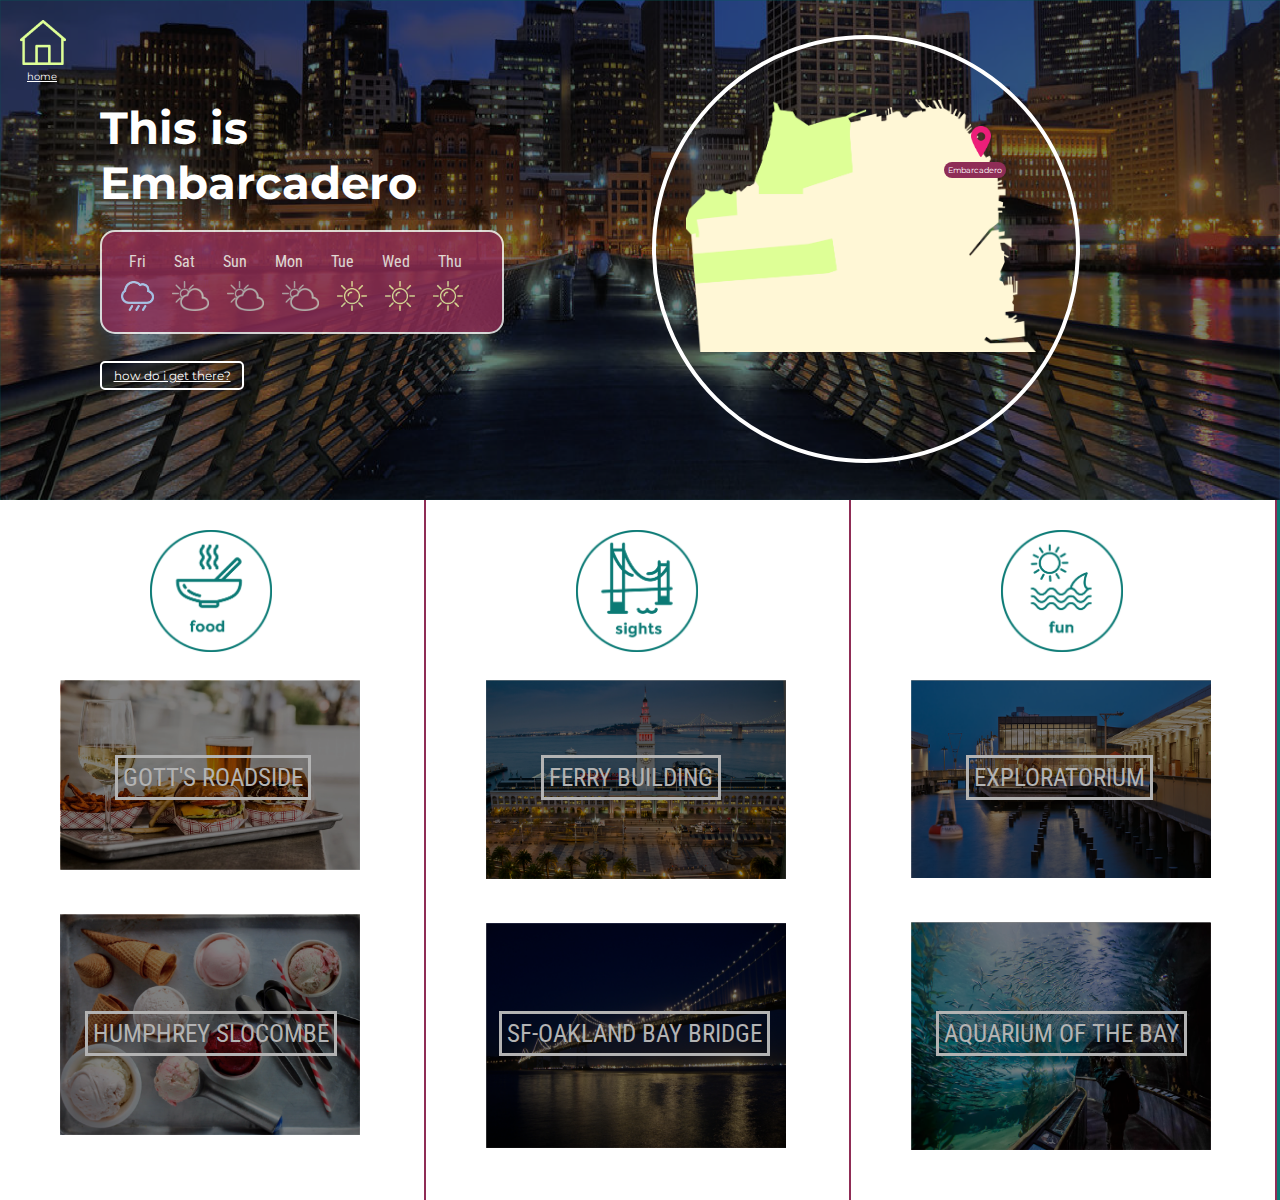
<file: exploreview.html>
<!DOCTYPE html>
<html>
	<head>
		<title>Embarcadero</title>
		<link rel="stylesheet" href="assets/css/style.css">
		<link rel="icon" href="assets/img/sf1.png" />
		<script src="https://code.jquery.com/jquery-1.11.3.min.js"></script>
		<script src = "assets/js/script.js"></script>
		<link href="https://fonts.googleapis.com/css?family=Montserrat:400,700" rel="stylesheet">
		<link href="https://fonts.googleapis.com/css?family=Roboto+Condensed" rel="stylesheet">
	</head>
	<body>
		<div id="top-half">
			<img id="embarcadero-picture" src="assets/img/embarcadero_dark.png"/>
			<img id="home" src="assets/img/home.png"/>
			<a href="index.html" id="home-caption">home</a>
			<div id="location-title">This is Embarcadero</div>
			<div id="weather-notification">go to weather.com</div>
			<a href="https://weather.com/weather/hourbyhour/l/USCA0987:1:US" id="weather-container">
				<div id="days-container">
					<div class="day-of-week">Fri</div>
					<div class="day-of-week">Sat</div>
					<div class="day-of-week">Sun</div>
					<div class="day-of-week">Mon</div>
					<div class="day-of-week">Tue</div>
					<div class="day-of-week">Wed</div>
					<div class="day-of-week">Thu</div>
				</div>
				<div id="weather-icon-container">
					<img class="weather-icon" src="assets/img/rain.png"/>
					<img class="weather-icon" src="assets/img/cloud.png"/>
					<img class="weather-icon" src="assets/img/cloud.png"/>
					<img class="weather-icon" src="assets/img/cloud.png"/>
					<img class="weather-icon" src="assets/img/sun.png"/>
					<img class="weather-icon" src="assets/img/sun.png"/>
					<img class="weather-icon" src="assets/img/sun.png"/>
				</div>
			</a>
			<div id="map-circle">
					<img id="small-map" src="assets/img/sf_map.png"/>
					<img id="small-pin" src="assets/img/pin.png"/>
					<div id="small-pin-label">Embarcadero</div>
			</div>
			<a href = "transitview.html" id="directions-link">how do i get there?</a>
		</div>
		<div id="bottom-half">
			<div class="columns">
				<img class="turqoise-icons" src="assets/img/turqoise_food.png"/>
				<img class="explore-pics" src="assets/img/gotts_dark.png"/>
				<img class="explore-pics" src="assets/img/humphreyslocombe-dark.png"/>
				<div class="explore-top" id="gotts">GOTT'S ROADSIDE</div>
				<div class="explore-bottom" id="hs">HUMPHREY SLOCOMBE</div>	
				<ul id="gotts-info">
					<div id="g-x">x</div>
					<li>Location: Ferry Building</li>
					<li>Hours: 10AM-10PM</li>
					<li>Locally sourced burgers, fish tacos, beer</li>
					<li>Fan Favorite: Crispy Teriyaki Chicken Sandwich</li>
				</ul>
				<ul id="humphrey-info">
					<div id="h-x">x</div>
					<li>Location: Ferry Building</li>
					<li>Hours: 11AM-9PM</li>
					<li>Artisan ice cream, including unusual flavors like cheese</li>
					<li>Fan Favorite: Jasmine Lychee</li>
				</ul>	
			</div>
			<div class="columns">
				<img class="turqoise-icons" src="assets/img/turqoise_sights.png"/>
				<img class="explore-pics" src="assets/img/ferrybuilding_dark.png"/>
				<img class="explore-pics" src="assets/img/baybridge_dark.png"/>
				<div class="explore-top" id="fb">FERRY BUILDING</div>
				<div class="explore-bottom" id="bridge">SF-OAKLAND BAY BRIDGE</div>
				<ul id="ferry-info">
					<div id="f-x">x</div>
					<li>Location: 1 Sausalito</li>
					<li>Hours: 10AM-7PM</li>
					<li>Historial building-turned marketplace devoted to the artisan food community.</li>
				</ul>
				<ul id="bridge-info">
					<div id="b-x">x</div>
					<li>Location: Seen from Pier 1</li>
					<li>Built in 1936, connects San Francisco and Oakland, has one of the longest spans in the US.</li>
				</ul>
			</div>
			<div class="columns">
				<img class="turqoise-icons" src="assets/img/turqoise_fun.png"/>
				<img class="explore-pics" src="assets/img/exploratorium_dark.png"/>
				<img class="explore-pics" src="assets/img/aquarium_dark.png"/>
				<div class="explore-top" id="explora">EXPLORATORIUM</div>
				<div class="explore-bottom" id="aq">AQUARIUM OF THE BAY</div>
				<ul id="exploratorium-info">
					<div id="e-x">x</div>
					<li>Location: Pier 15</li>
					<li>Hours: 10AM-5PM</li>
					<li>Hundreds of interactive, educational exhibits and activities illustrating scientific principles.</li>
					<li>Admission: FREE-$29.95</li>
				</ul>
				<ul id="aquarium-info">
					<div id="a-x">x</div>
					<li>Location: Pier 39</li>
					<li>Hours: 10AM-8PM</li>
					<li>Public aquarium focused on local aquatic animals from the SF Bay and neighboring waters.</li>
					<li>Admission: $14.95-$24.95</li>
				</ul>
			</div>
		</div>		
	</body>
</html>
</file>
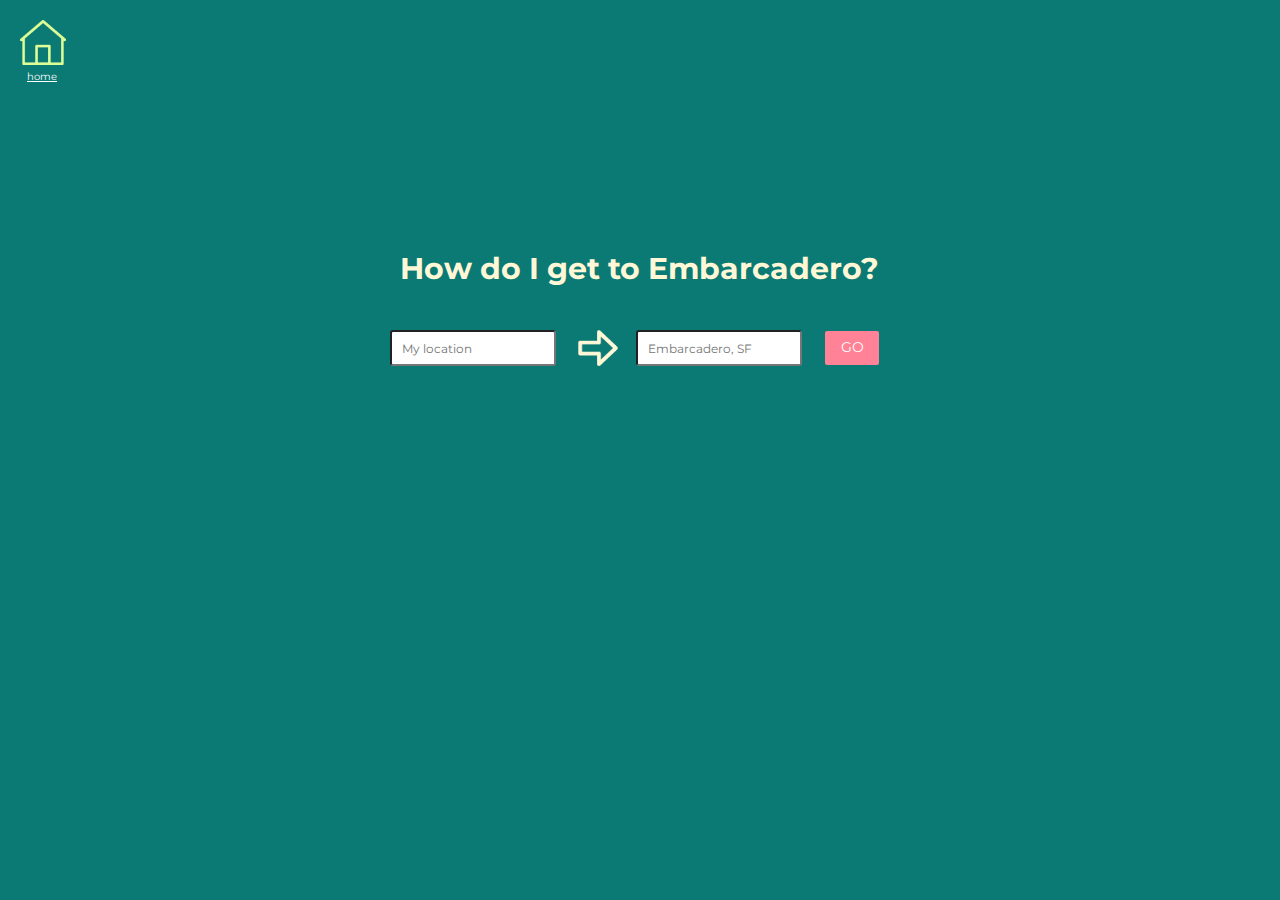
<file: transitview.html>
<!DOCTYPE html>
<html>
	<head>
		<title>Directions</title>
		<link rel="stylesheet" href="assets/css/style.css">
		<link rel="icon" href="assets/img/sf1.png" />
		<script src="https://code.jquery.com/jquery-1.11.3.min.js"></script>
		<script src = "assets/js/script.js"></script>
		<link href="https://fonts.googleapis.com/css?family=Montserrat:400,700" rel="stylesheet">
		<link href="https://fonts.googleapis.com/css?family=Roboto+Condensed" rel="stylesheet">
	</head>
	<body>
		<img id="home" src="assets/img/home.png"/>
		<a href="index.html" id="home-caption">home</a>
		<div id="search">
			<div id="direction-title">How do I get to Embarcadero?</div>
			<div class="location-search"><input type = "text" placeholder = "My location"></div>
			<div class="location-search"><input type = "text" placeholder = "Embarcadero, SF"></div>
			<img id="arrow" src="assets/img/arrow.png"/>
			<div id="go">GO</div>
		</div>	
		<div id="background">
			<img id="transit-line" src="assets/img/transitline.png"/>
			<div class="locations" id="my-location">My location</div>
			<div class="locations" id="bus-stop">51B Bus Stop Parker St x College Ave</div>
			<div class="locations" id="r-bart">Rockridge BART</div>
			<div class="locations" id="e-bart">Embarcadero BART</div>
			<div class="locations" id="destination">Embarcadero</div>
			<div class="time" id="t1">5 minutes</div>
			<div class="time" id="t2">16 minutes</div>
			<div class="time" id="t3">20 minutes</div>
			<div class="time" id="t4">4 minutes</div>
			<div class="distance" id="d1">0.2 miles</div>
			<div class="distance" id="d2">10 stops</div>
			<div class="distance" id="d3">5 stops</div>
			<div class="distance" id="d4">0.2 miles</div>
			<div class="t-label" id="w1">Walk</div>
			<div class="t-label" id="act">AC Transit</div>
			<div class="t-label" id="bt">BART</div>
			<div class="t-label" id="w2">Walk</div>
			<img class="t-images" id="walk1" src="assets/img/walk.png"/>
			<img class="t-images" id="bus" src="assets/img/bus.png"/>
			<img class="t-images" id="bart" src="assets/img/bart.png"/>
			<img class="t-images" id="walk2" src="assets/img/walk.png"/>
		</div>	
	</body>
</html>
</file>
<file: assets/css/style.css>
body {
	width: 100%;
	height: 100%;
	background-color: #0B7A75;
	margin: 0px;
}

#title {
	font-family: Montserrat;
	font-weight: 700;
	color: #FFF7D6;
	font-size: 53px;
	text-align: center;
	margin-top: 60px;
}

.home-icon {
	width: 150px;
	position: relative;
	display: inline-block;
	margin: 30px 30px;
	text-align: center;
}

#icon-container {
	text-align: center;
}

#map {
	width: 70%;
	text-align: center;
	margin-top: 10px;
	z-index: 1;
}

#map-container {
	text-align: center;
	position: relative;
}

#lands-end {
	z-index: 2;
	width: 120px;
	position: absolute;
	left: 12%;
	bottom: 50%;
}

#the-presidio {
	z-index: 2;
	width: 120px;
	position: absolute;
	left: 35%;
	bottom: 73%;
}

#embarcadero {
	z-index: 2;
	width: 120px;
	position: absolute;
	left: 69%;
	bottom: 70%;
}

#golden-gate {
	z-index: 2;
	width: 160px;
	position: absolute;
	left: 23%;
	bottom: 30%;
}

#union-square {
	z-index: 2;
	width: 120px;
	position: absolute;
	left: 63%;
	bottom: 55%;
}

#mission-bay {
	z-index: 2;
	width: 120px;
	position: absolute;
	left: 70%;
	bottom: 43%;
}

#the-mission {
	z-index: 2;
	width: 120px;
	position: absolute;
	left: 57%;
	bottom: 25%;
}

.pin-icon {
	height: 50px;
	margin-bottom: 5px;

}

.pin-label {
	color: white;
	font-family: Montserrat;
	background-color: #8F2D56;
	border-radius: 20px;
	height: 20px;
	text-align: center;
	padding: 5px;
	font-size: 15px;
	border: 2px solid #8F2D56;
}

.pin-label:hover {
	cursor: pointer;
	color: #8F2D56;
	background-color: white;
	border: 2px solid #8F2D56;
}

.coming-soon {
	color: black;
	padding-top: 10px;
}

#top-half {
	width: 100%;
	height: 500px;
	position: relative;
}

#embarcadero-picture {
	position: absolute;
	width: 100%;
	height: 100%;
	top: 0px;
	bottom: 0px;
	z-index: 1;
}

#home {
	position: absolute;
	top: 0px;
	height: 45px;
	margin: 20px 20px;
	z-index: 2;
}

#home-caption {
	font-family: Montserrat;
	color: white;
	top: 60px;
	position: absolute;
	z-index: 2;
	font-size: 10px;
	width: 50px;
	text-align: center;
	margin:10px 17px;

}

#location-title {
	color: white;
	font-family: Montserrat;
	font-size: 45px;
	font-weight: 700;
	width: 150px;
	position: absolute;
	z-index: 2;
	top: 100px;
	left: 100px;
}

#weather-container {
	background-color: #8F2D56;
	border: 2px solid white;
	width: 400px;
	height: 100px;
	z-index: 2;
	opacity: 0.8;
	position: absolute;
	top: 230px;
	left: 100px;
	border-radius: 15px;
}

#weather-notification {
	background-color: #8F2D56;
	border: 2px solid white;
	width: 400px;
	height: 70px;
	z-index: 2;
	position: absolute;
	top: 230px;
	left: 100px;
	border-radius: 15px;
	z-index: 5;
	font-family: Montserrat;
	color: #CCCCCC;
	padding-top: 30px;
	text-align: center;
	font-size: 30px;
	display: none;
}

#days-container {
	width: 100%;
	margin-left: 27px;
}

#weather-icon-container {
	width: 100%;
	margin-top: 20px;
	margin-left: 10px;
}

.day-of-week {
	color: white;
	font-family: Roboto Condensed;
	position: relative;
	opacity: 1;
	float: left;
	margin-right: 28px;
	margin-top: 20px;
}

.weather-icon {
	position: relative;
	float: left;
	opacity: 1;
	margin: 0px 9px;
	height: 30px;
	margin-top: 10px;
}

#map-circle {
	border-radius: 420px;
	width: 420px;
	height: 420px;
	position: absolute;
	border: 4px solid white;
	right: 200px;
	top: 35px;
	z-index: 2;
}

#small-map {
	width: 350px;
	position: relative;
	top: 60px;
	left: 30px;
	z-index: 2;
}

#small-pin {
	position: absolute;
	z-index: 3;
	width: 20px;
	right: 85px;
	top: 87px;
}

#small-pin-label {
	color: white;
	position: absolute;
	font-family: Montserrat;
	background-color: #8F2D56;
	border-radius: 20px;
	height: 10px;
	text-align: center;
	padding: 3px 4px;
	font-size: 8px;
	margin-top: 3px;
	z-index: 3;
	right: 70px;
	top: 120px;
}

#directions-link {
	color: white;
	font-family: Montserrat;
	font-size: 12px;
	border: 2px solid white;
	width: 130px;
	text-align: center;
	position: absolute;
	padding: 5px;
	bottom: 110px;
	z-index: 2;
	left: 100px;
	margin-top: 20px;
	border-radius: 5px;
}

#directions-link:hover {
	background-color: #DEFF96;
	color: #4D4D4D;
	cursor: pointer;
}

#bottom-half {
	width: 100%;
	height: 700px;
	position: relative;
}

.columns {
	border-right: 2px solid #8F2D56;
	background-color: white;
	width: 33.1%;
	height: 700px;
	position: relative;
	z-index: 2;
	float: left;
}

.turqoise-icons {
	position: absolute;
	width: 122px;
	margin-top: 30px;
	margin-left: 150px;
	left: calc(50%-61px);
}

.explore-pics {
	position: relative;
	width: 300px;
	left: 60px;
	margin-top: 40px;
	top: 140px;
}


.explore-top {
	position: absolute;
	border: 3px solid #B3B3B3;
	color: #B3B3B3;
	font-family: Roboto Condensed;
	z-index: 2;
	font-size: 25px;
	padding: 5px 5px;
	text-align: center;
	top: 255px;
	left: 115px;
}

#gotts-info {
	position: absolute;
	font-family: Roboto Condensed;
	background-color: #0B7A75;
	color: white;
	left: 60px;
	top: 190px;
	padding: 20px 20px;
	width: 260px;
	z-index: 5;
	display: none;
}

#g-x {
	position: absolute;
	right: 5px;
	top: 5px;
	width: 20px;
	height: 20px;
	text-align: center;
}

#g-x:hover {
	cursor: pointer;
	background-color: #FF1334;
	border-radius: 20px;
}

#h-x {
	position: absolute;
	right: 5px;
	top: 5px;
	width: 20px;
	height: 20px;
	text-align: center;
}

#h-x:hover {
	cursor: pointer;
	background-color: #FF1334;
	border-radius: 20px;

}

#humphrey-info {
	font-family: Roboto Condensed;
	background-color: #0B7A75;
	color: white;
	position: absolute;
	width: 260px;
	left: 60px;
	padding: 20px 20px;
	top: 440px;
	z-index: 5;
	display: none;
}

#ferry-info {
	position: absolute;
	font-family: Roboto Condensed;
	background-color: #0B7A75;
	color: white;
	left: 60px;
	top: 205px;
	padding: 20px 20px;
	width: 260px;
	z-index: 5;
	display: none;
}

#f-x {
	position: absolute;
	right: 5px;
	top: 5px;
	width: 20px;
	height: 20px;
	text-align: center;
}

#f-x:hover {
	cursor: pointer;
	background-color: #FF1334;
	border-radius: 20px;
}

#bridge-info {
	position: absolute;
	font-family: Roboto Condensed;
	background-color: #0B7A75;
	color: white;
	left: 60px;
	top: 460px;
	padding: 20px 20px;
	width: 260px;
	z-index: 5;
	display: none;
}

#b-x {
	position: absolute;
	right: 5px;
	top: 5px;
	width: 20px;
	height: 20px;
	text-align: center;
}

#b-x:hover {
	cursor: pointer;
	background-color: #FF1334;
	border-radius: 20px;
}

#exploratorium-info {
	position: absolute;
	font-family: Roboto Condensed;
	background-color: #0B7A75;
	color: white;
	left: 60px;
	top: 185px;
	padding: 20px 20px;
	width: 260px;
	z-index: 5;
	display: none;
}

#e-x {
	position: absolute;
	right: 5px;
	top: 5px;
	width: 20px;
	height: 20px;
	text-align: center;
}

#e-x:hover {
	cursor: pointer;
	background-color: #FF1334;
	border-radius: 20px;
}

#aquarium-info {
	position: absolute;
	font-family: Roboto Condensed;
	background-color: #0B7A75;
	color: white;
	left: 60px;
	top: 445px;
	padding: 20px 20px;
	width: 260px;
	z-index: 5;
	display: none;
}

#a-x {
	position: absolute;
	right: 5px;
	top: 5px;
	width: 20px;
	height: 20px;
	text-align: center;
}

#a-x:hover {
	cursor: pointer;
	background-color: #FF1334;
	border-radius: 20px;
}

.explore-bottom {
	position: absolute;
	border: 3px solid #B3B3B3;
	color: #B3B3B3;
	font-family: Roboto Condensed;
	z-index: 2;
	font-size: 25px;
	padding: 5px 5px;
	text-align: center;
	top: 73%;
}

#hs {
	left: 85px;
}

#bridge {
	left: 73px;
}

#aq {
	left: 85px;
}

.explore-top:hover {
	color: white;
	cursor: pointer;
	border: 3px solid white;
}
.explore-bottom:hover {
	color: white;
	cursor: pointer;
	border: 3px solid white;
}


#direction-title {
	font-family: Montserrat;
	font-size: 30px;
	color:#FFF7D6;
	font-weight: 700;
	position: absolute;
	left:400px;
	top: 100px;
}

.location-search input[type = "text"] {
	position: relative;
	top: 150px;
	float: left;
	margin-right: 80px;
	margin-top: 30px;
	height: 30px;
	width: 150px;
	left: 390px;
	font-family: Montserrat;
	border-radius: 3px;
	font-size: 12px;
	padding-left: 10px;
}

#arrow {
	width: 40px;
	position: absolute;
	top: 180px;
	left: 578px;
}

#go {
	font-family: Montserrat;
	background-color: #FF8296;
	color: white;
	width: 40px;
	height: 20px;
	position: absolute;
	font-size: 14px;
	text-align: center;
	left: 825px;
	top: 181px;
	padding: 5px;
	border-radius: 2px;
	border: 2px solid #FF8296;
}

#go:hover {
	cursor: pointer;
	font-size: 16px;
	padding: 7px;
	top: 180px;
	border: 2px solid #FF8296;
}

#background {
	background-color: white;
	width: 100%;
	height: 350px;
	position: relative;
	display:none;

}

#search {
	height: 350px;
	position: relative;
	top: 150px;
}

#transit-line {
	width: 80%;
	position: absolute;
	left: 120px;
	top: 50%;
}

.locations {
	color: black;
	font-family: Roboto Condensed;
	position: absolute;
	top: 57%;
	font-size: 15px;
}

#my-location {
	left: 90px;
}

#bus-stop {
	left: 170px;
	width: 125px;
	text-align: center;
}

#r-bart {
	left: 350px;
}

#e-bart {
	left: 920px;
}

#destination {
	left: 1085px;
}

.time {
	color: #8F2D56;
	font-family: Roboto Condensed;
	font-size: 15px;
	position: absolute;
	top: 15%;
	text-align: center;
}

.distance {
	color: #8F2D56;
	font-family: Roboto Condensed;
	font-size: 15px;
	position: absolute;
	top: 20%;
	text-align: center;
}

#t1 {
	left: 160px;
}
#t2 {
	left: 290px;
}
#t3 {
	left: 650px;
}
#t4 {
	left: 1020px;
}

#d1 {
	left: 160px;
}
#d2 {
	left: 295px;
}
#d3 {
	left: 660px;
}
#d4 {
	left: 1022px;
}

.t-label {
	color: black;
	font-family: Roboto Condensed;
	position: absolute;
	font-size: 15px;
	text-align: center;
	top: 45%;
}

#w1 {
	left: 165px;
}
#act {
	left: 290px;
}
#bt {
	left: 665px;
}
#w2 {
	left: 1035px;
}

.t-images {
	position: absolute;
}

#walk1 {
	width: 30px;
	left: 165px;
	top: 27%;
}

#bus {
	width: 70px;
	left: 290px;
	top: 30%;
}

#bart {
	width: 250px;
	left: 555px;
	top: 29%;
}

#walk2 {
	width: 30px;
	left: 1035px;
	top: 27%;
}
</file>
<file: blog/assets/css/style.css>
html, body, div, span, applet, object, iframe, h1, h2, h3, h4, h5, h6, p, blockquote, pre, a, abbr, acronym, address, big, cite, code, del, dfn, em, font, img, ins, kbd, q, s, samp, small, strike, strong, sub, sup, tt, var, b, u, i, center, dl, dt, dd, ol, ul, li, fieldset, form, label, legend, caption {
	margin: 0;
	padding: 0;
	border: 0;
	outline: 0;
	font-size: 100%;
	vertical-align: baseline;
	background: transparent;
}
html { 
	/*background: url(images/3.jpg) no-repeat center center fixed; */
	-webkit-background-size: cover;
	-moz-background-size: cover;
	-o-background-size: cover;
	background-size: cover;
}
h1 {
	font-size: 26px;
}
ul {
  list-style-type: none;
  width: 100%;
  text-align: center;
}

#routine {
	margin-left: 10px;
}
.navbar {
	width: 18%;
	background-color: #AA6685;
	height: 100%;
	display: block;
	padding: 20px;
	position:fixed;
}

#squiggle {
	width: 50%;
	position: absolute;
	margin-left: 23%;
	margin-top: 10%;
}

#e_about {
	color: white;
}

#e_contact {
	color: white;
}

#title {
	color: white;
	font-family: 'Arimo', sans-serif;
	font-size: 25px;
	text-align: center;
	margin-left: 10%;
	font-weight: 700;
	width: 70%;
	margin-top: 30%;
}

#subtitle {
	color: #BFBFBF;
	font-family: 'Roboto Mono', sans-serif;
	font-size: 10px;
	text-align: center;
	margin-left: 10%;
	font-weight: 200;
	width: 70%;
	margin-top: 5%;
}

.about {
	color: white;
	font-family: 'Arimo', sans-serif;
	font-size: 15px;
	margin-left: 14%;
	font-weight: 400;
	margin-top: 20%;
	width: 75%;
	font-weight: 700;
}

.contact {
	color: white;
	font-family: 'Arimo', sans-serif;
	font-size: 15px;
	margin-left: 14%;
	font-weight: 400;
	margin-top: 20px;
	width: 75%;
	font-weight: 700;
}
.main {
	margin-left: 27%;
	display: inline-block;
	position: absolute;
	top: 0;
	font-family: 'Playfair Display', serif;
}

#stickynote {
	width: 40px;
	position: absolute;
	margin-left:72%;
	margin-top: -30px;
}
.element {
	margin: 20px;
	padding: 10px;
	margin-left: 5%;
	margin-top: 20px;
	margin-bottom: 20px;
}
.date {
	width: 150px;
	float: left;
	font-family: 'Arimo', sans-serif;
	margin-top: 50px;
	font-size: 15px;
	font-weight: 700;
}
.body {
	margin-left: 150px;
	margin-top: 30px;
	background-color: #FAF3FF;
	max-width: 60%;
	max-height: 5%;
	font-size: 12px;
	padding:20px;
	line-height: 200%;
}

/*.body .postgrad { 
	background-color: #73BA9B !important;
}
*/

.postgrad {
	margin-left: 150px;
	margin-top: 30px;
	background-color: #ECF7EA;
	max-width: 60%;
	max-height: 5%;
	font-size: 12px;
	padding:20px;
	line-height: 200%;
}

.list {
	text-align: left;
	padding: 10px;
}


.text {
	font-family: 'Raleway';
}
.title {
	font-size: 12px;
	margin-bottom: 5px;
	font-family: "Playfair Display";
	font-weight: 700;
	text-align: center;
}
</file>
